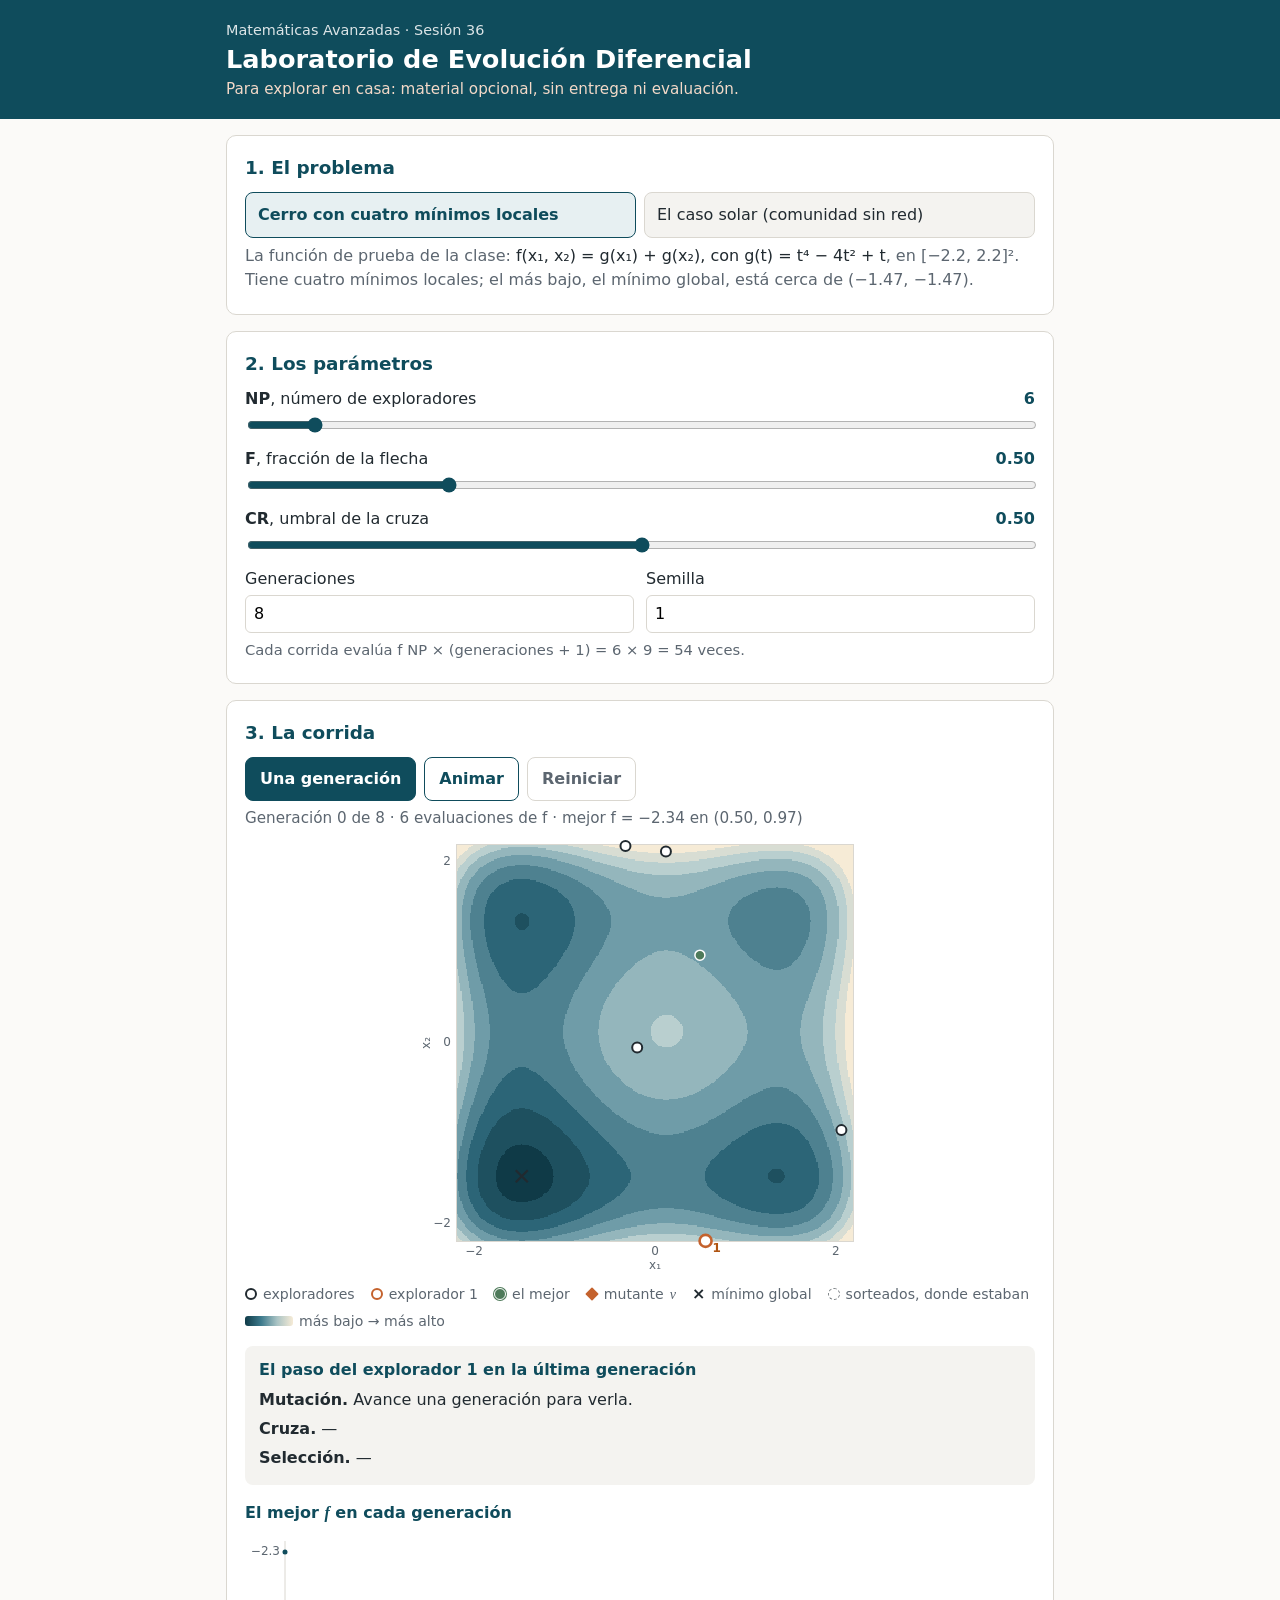
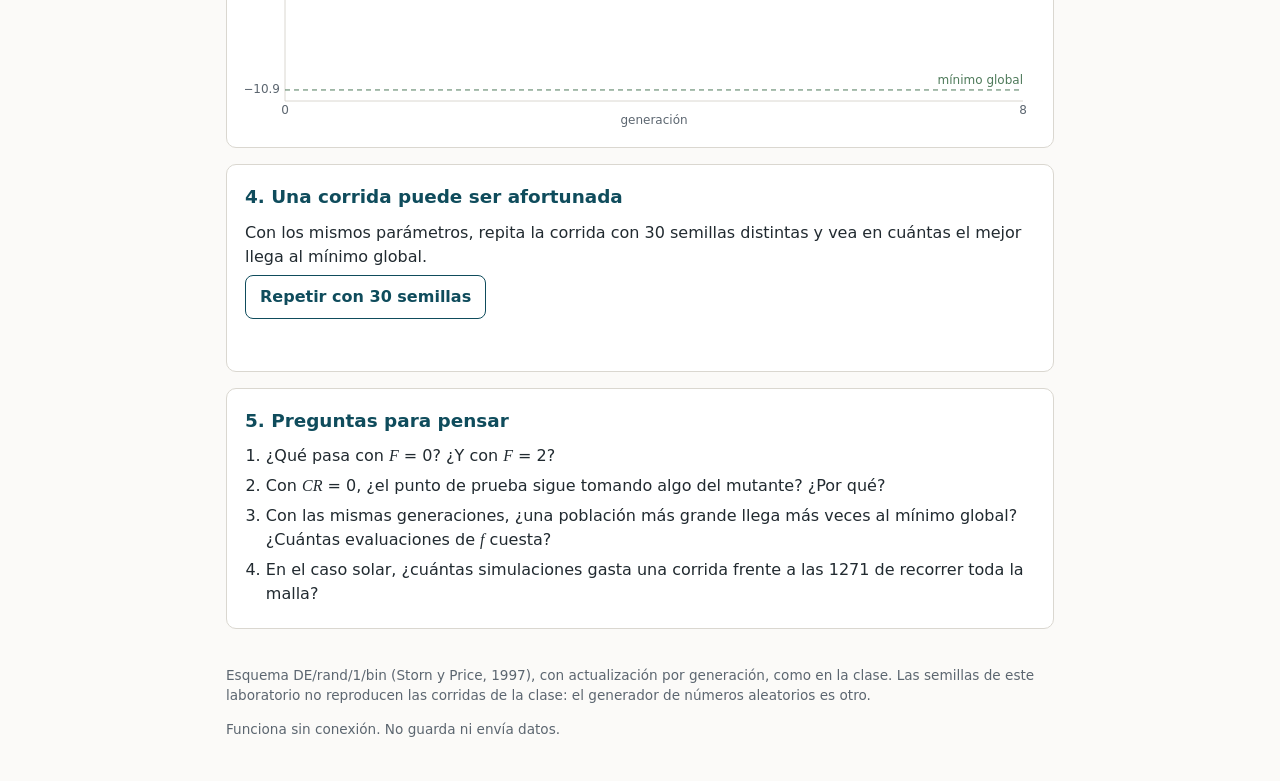
<file: index.html>
<!doctype html>
<html lang="es">
<head>
<meta charset="utf-8"><meta name="viewport" content="width=device-width,initial-scale=1">
<title>Laboratorio de Evolución Diferencial · Sesión 36</title>
<meta name="lab-version" content="3.1">
<meta name="description" content="Laboratorio sencillo, sin conexión, para ver cómo se mueve una población con Evolución Diferencial (DE/rand/1/bin).">
<style>:root {
  --tinta: #212A30; --petroleo: #0F4C5C; --petroleo-claro: #3D7A8C; --terracota: #C4622D; --terracota-texto: #B05512;
  --salvia: #4E7A5A; --gris: #5C6670; --humo: #F4F3F0; --linea: #DAD7D0; --fondo: #FBFAF8;
}
* { box-sizing: border-box; }
html { -webkit-text-size-adjust: 100%; }
body { margin: 0; background: var(--fondo); color: var(--tinta);
  font: 16px/1.5 "IBM Plex Sans", "Helvetica Neue", "Segoe UI", system-ui, sans-serif; }
.marco { max-width: 860px; margin: 0 auto; padding: 0 16px; }
.cabeza { background: var(--petroleo); color: #fff; padding: 20px 0 18px; }
.cabeza h1 { margin: 2px 0 4px; font-size: 1.6rem; line-height: 1.2; font-weight: 600; }
.curso { margin: 0; font-size: .9rem; opacity: .85; }
.aviso { margin: 0; font-size: .95rem; color: #F3D9C8; }
.aviso-js { background: #FBF1E8; padding: 12px; border-radius: 8px; }
.tarjeta { background: #fff; border: 1px solid var(--linea); border-radius: 10px; padding: 18px 18px 16px; margin: 16px 0; }
.tarjeta h2 { margin: 0 0 10px; font-size: 1.15rem; color: var(--petroleo); font-weight: 600; }
.tarjeta h3 { margin: 14px 0 6px; font-size: 1rem; color: var(--petroleo); font-weight: 600; }
.tarjeta p { margin: 6px 0; }
.selector { display: flex; gap: 8px; flex-wrap: wrap; }
.opcion { flex: 1 1 220px; padding: 10px 12px; border: 1.5px solid var(--linea); background: var(--humo); color: var(--tinta);
  border-radius: 8px; font: inherit; cursor: pointer; text-align: left; }
.opcion.activa { border-color: var(--petroleo); background: #E7F0F2; color: var(--petroleo); font-weight: 600; }
.descripcion { color: var(--gris); }
.vista3d { margin: 10px 0 0; }
.vista3d canvas { width: 100%; display: block; cursor: grab; touch-action: pan-y; }
.vista3d canvas:active { cursor: grabbing; }
.vista3d figcaption { color: var(--gris); font-size: .9rem; margin-top: 4px; }
.enlace { font: inherit; background: none; border: none; padding: 0; color: var(--petroleo); text-decoration: underline; cursor: pointer; }
.formula { color: var(--tinta); white-space: nowrap; }
.controles { display: grid; gap: 12px; }
.control { display: grid; gap: 4px; }
.control .etq { display: flex; justify-content: space-between; gap: 8px; }
.control output { font-weight: 600; color: var(--petroleo); font-variant-numeric: tabular-nums; }
.control input[type=range] { width: 100%; accent-color: var(--petroleo); }
.control input[type=number] { font: inherit; padding: 6px 8px; border: 1px solid var(--linea); border-radius: 6px; width: 100%; }
.dos { display: grid; grid-template-columns: 1fr 1fr; gap: 12px; }
.nota { color: var(--gris); font-size: .92rem; }
.botones { display: flex; gap: 8px; flex-wrap: wrap; }
.boton { font: inherit; padding: 9px 14px; border-radius: 8px; border: 1.5px solid var(--petroleo); background: #fff; color: var(--petroleo);
  cursor: pointer; font-weight: 600; }
.boton.principal { background: var(--petroleo); color: #fff; }
.boton.secundario { border-color: var(--linea); color: var(--gris); }
.boton:disabled { opacity: .45; cursor: default; }
.estado { color: var(--gris); font-size: .95rem; min-height: 1.5em; font-variant-numeric: tabular-nums; }
.mapa, .curva { width: 100%; }
.mapa canvas, .curva canvas { width: 100%; display: block; border-radius: 6px; }
.leyenda { list-style: none; padding: 0; margin: 8px 0 0; display: flex; flex-wrap: wrap; gap: 6px 16px; font-size: .88rem; color: var(--gris); }
.leyenda li { display: flex; align-items: center; gap: 6px; }
.leyenda i { display: inline-block; width: 12px; height: 12px; border-radius: 50%; }
.l-aro { background: #fff; border: 2px solid var(--tinta); }
.l-uno { background: #fff; border: 2.5px solid var(--terracota); }
.l-antes { background: transparent; border: 1.5px dashed rgba(33,42,48,.6); }
.l-mejor { background: var(--salvia); border: 1.5px solid #fff; box-shadow: 0 0 0 1px var(--salvia); }
.l-mut { background: var(--terracota); border-radius: 1px !important; transform: rotate(45deg) scale(.8); }
.l-cruz { color: var(--tinta); font-size: 1rem; line-height: 1; }
.l-escala { display: inline-block; width: 48px; height: 10px; border-radius: 3px; background: linear-gradient(90deg, #0F3A47, #3D7A8C, #A9C3C4, #F6EBD6); }
.paso { background: var(--humo); border-radius: 8px; padding: 10px 14px; margin-top: 14px; }
.paso h3 { margin-top: 2px; }
.paso p { margin: 5px 0; font-variant-numeric: tabular-nums; }
.sub { margin-top: 16px !important; }
.resultado { font-weight: 600; color: var(--petroleo); min-height: 1.5em; }
.barra { height: 12px; background: var(--humo); border-radius: 6px; overflow: hidden; border: 1px solid var(--linea); }
.barra div { height: 100%; background: var(--salvia); width: 0; }
.preguntas { margin: 0; padding-left: 1.3em; }
.preguntas li { margin: 6px 0; }
var { font-style: italic; font-family: "STIX Two Math", "Cambria Math", Georgia, serif; }
.pie { color: var(--gris); font-size: .85rem; padding: 6px 0 28px; }
@media (max-width: 520px) { .cabeza h1 { font-size: 1.35rem; } .tarjeta { padding: 14px; } .formula { white-space: normal; } }
</style>
</head>
<body>
<header class="cabeza">
  <div class="marco">
    <p class="curso">Matemáticas Avanzadas · Sesión 36</p>
    <h1>Laboratorio de Evolución Diferencial</h1>
    <p class="aviso">Para explorar en casa: material opcional, sin entrega ni evaluación.</p>
  </div>
</header>
<main class="marco">
<noscript><p class="aviso-js">Este laboratorio necesita JavaScript. Ábralo en un navegador que lo permita.</p></noscript>

<section class="tarjeta" aria-labelledby="t-problema">
  <h2 id="t-problema">1. El problema</h2>
  <div class="selector" role="radiogroup" aria-label="Problema">
    <button type="button" class="opcion activa" data-problema="terrain" role="radio" aria-checked="true">Cerro con cuatro mínimos locales</button>
    <button type="button" class="opcion" data-problema="solar" role="radio" aria-checked="false">El caso solar (comunidad sin red)</button>
  </div>
  <p class="descripcion" id="descripcion-terrain">La función de prueba de la clase: <span class="formula">f(x₁, x₂) = g(x₁) + g(x₂), con g(t) = t⁴ − 4t² + t</span>, en [−2.2, 2.2]². Tiene cuatro mínimos locales; el más bajo, el mínimo global, está cerca de (−1.47, −1.47).</p>
  <p class="descripcion" id="descripcion-solar" hidden>El costo anual de los 1271 diseños de la clase: paneles de 0 a 20 kW cada 0.5 kW y batería de 0 a 60 kWh cada 2 kWh. El más barato es 10 kW y 28 kWh, con 3285.6 USD/año. Es un modelo sencillo con datos sintéticos; cada evaluación de f equivale a una simulación del año.</p>
  <figure class="vista3d" id="vista3d" hidden>
    <canvas id="costo3d" role="img" aria-label="El costo anual de los 1271 diseños como superficie en tres dimensiones, con el mínimo global marcado"></canvas>
    <figcaption>El costo anual como superficie: cada cruce de la malla es un diseño y la altura es su costo. Arrastre la gráfica para girarla. <button type="button" id="vista-inicial" class="enlace">Vista inicial</button></figcaption>
  </figure>
</section>

<section class="tarjeta" aria-labelledby="t-parametros">
  <h2 id="t-parametros">2. Los parámetros</h2>
  <div class="controles">
    <label class="control"><span class="etq"><span><b>NP</b>, número de exploradores</span><output id="np-val">6</output></span><input id="np" type="range" min="4" max="30" step="1" value="6"></label>
    <label class="control"><span class="etq"><span><b>F</b>, fracción de la flecha</span><output id="f-val">0.50</output></span><input id="f" type="range" min="0" max="2" step="0.05" value="0.5"></label>
    <label class="control"><span class="etq"><span><b>CR</b>, umbral de la cruza</span><output id="cr-val">0.50</output></span><input id="cr" type="range" min="0" max="1" step="0.05" value="0.5"></label>
    <div class="dos">
      <label class="control chico"><span>Generaciones</span><input id="gen" type="number" min="1" max="60" value="8"></label>
      <label class="control chico"><span>Semilla</span><input id="semilla" type="number" min="0" max="9999" value="1"></label>
    </div>
  </div>
  <p class="nota" id="costo-corrida"></p>
</section>

<section class="tarjeta" aria-labelledby="t-corrida">
  <h2 id="t-corrida">3. La corrida</h2>
  <div class="botones">
    <button type="button" id="paso" class="boton principal">Una generación</button>
    <button type="button" id="animar" class="boton">Animar</button>
    <button type="button" id="reiniciar" class="boton secundario">Reiniciar</button>
  </div>
  <p class="estado" id="estado" aria-live="polite"></p>
  <div class="mapa"><canvas id="mapa" role="img" aria-label="Mapa de f con los exploradores"></canvas></div>
  <ul class="leyenda">
    <li><i class="l-aro"></i> exploradores</li>
    <li><i class="l-uno"></i> explorador 1</li>
    <li><i class="l-mejor"></i> el mejor</li>
    <li><i class="l-mut"></i> mutante <var>v</var></li>
    <li><b class="l-cruz">×</b> mínimo global</li>
    <li><i class="l-antes"></i> sorteados, donde estaban</li>
    <li><span class="l-escala"></span> más bajo → más alto</li>
  </ul>
  <div class="paso" id="paso-x1">
    <h3>El paso del explorador 1 en la última generación</h3>
    <p id="regla-mut"><b>Mutación.</b> Avance una generación para verla.</p>
    <p id="regla-cruza"><b>Cruza.</b> —</p>
    <p id="regla-sel"><b>Selección.</b> —</p>
  </div>
  <h3 class="sub">El mejor <var>f</var> en cada generación</h3>
  <div class="curva"><canvas id="curva" role="img" aria-label="Mejor valor de f por generación"></canvas></div>
</section>

<section class="tarjeta" aria-labelledby="t-treinta">
  <h2 id="t-treinta">4. Una corrida puede ser afortunada</h2>
  <p>Con los mismos parámetros, repita la corrida con 30 semillas distintas y vea en cuántas el mejor llega al mínimo global.</p>
  <button type="button" id="treinta" class="boton">Repetir con 30 semillas</button>
  <p class="resultado" id="resultado-30" aria-live="polite"></p>
  <div class="barra" id="barra-30" hidden><div id="barra-30-lleno"></div></div>
</section>

<section class="tarjeta" aria-labelledby="t-preguntas">
  <h2 id="t-preguntas">5. Preguntas para pensar</h2>
  <ol class="preguntas">
    <li>¿Qué pasa con <var>F</var> = 0? ¿Y con <var>F</var> = 2?</li>
    <li>Con <var>CR</var> = 0, ¿el punto de prueba sigue tomando algo del mutante? ¿Por qué?</li>
    <li>Con las mismas generaciones, ¿una población más grande llega más veces al mínimo global? ¿Cuántas evaluaciones de <var>f</var> cuesta?</li>
    <li>En el caso solar, ¿cuántas simulaciones gasta una corrida frente a las 1271 de recorrer toda la malla?</li>
  </ol>
</section>

<footer class="pie">
  <p>Esquema DE/rand/1/bin (Storn y Price, 1997), con actualización por generación, como en la clase. Las semillas de este laboratorio no reproducen las corridas de la clase: el generador de números aleatorios es otro.</p>
  <p>Funciona sin conexión. No guarda ni envía datos.</p>
</footer>
</main>
<script id="solar-data" type="application/json">{"P_kW":[0.0,0.5,1.0,1.5,2.0,2.5,3.0,3.5,4.0,4.5,5.0,5.5,6.0,6.5,7.0,7.5,8.0,8.5,9.0,9.5,10.0,10.5,11.0,11.5,12.0,12.5,13.0,13.5,14.0,14.5,15.0,15.5,16.0,16.5,17.0,17.5,18.0,18.5,19.0,19.5,20.0],"E_kWh":[0.0,2.0,4.0,6.0,8.0,10.0,12.0,14.0,16.0,18.0,20.0,22.0,24.0,26.0,28.0,30.0,32.0,34.0,36.0,38.0,40.0,42.0,44.0,46.0,48.0,50.0,52.0,54.0,56.0,58.0,60.0],"costo":[[21940.0,22147.5,22235.8,22324.1,22412.4,22500.6,22708.1,22796.4,22884.7,22973.0,23061.3,23268.8,23357.0,23445.3,23533.6,23621.9,23829.4,23917.6,24005.9,24094.2,24182.5,24390.0,24478.3,24566.5,24654.8,24743.1,24950.6,25038.9,25127.2,25215.4,25303.7],[20618.8,20826.3,20914.6,21002.8,21091.1,21179.4,21386.9,21475.2,21563.5,21651.7,21740.0,21947.5,22035.8,22124.1,22212.3,22300.6,22508.1,22596.4,22684.7,22773.0,22861.2,23068.7,23157.0,23245.3,23333.6,23421.8,23629.4,23717.6,23805.9,23894.2,23982.5],[19074.0,19281.5,19369.8,19458.1,19546.3,19634.6,19842.1,19930.4,20018.7,20106.9,20195.2,20402.7,20491.0,20579.3,20667.6,20755.8,20963.3,21051.6,21139.9,21228.2,21316.4,21523.9,21612.2,21700.5,21788.8,21877.1,22084.6,22172.8,22261.1,22349.4,22437.7],[17548.4,17738.6,17826.9,17915.1,18003.4,18091.7,18299.2,18387.5,18475.8,18564.0,18652.3,18859.8,18948.1,19036.4,19124.6,19212.9,19420.4,19508.7,19597.0,19685.3,19773.5,19981.0,20069.3,20157.6,20245.9,20334.1,20541.6,20629.9,20718.2,20806.5,20894.8],[16333.6,16248.2,16314.2,16402.5,16490.8,16579.1,16786.6,16874.9,16963.1,17051.4,17139.7,17347.2,17435.5,17523.7,17612.0,17700.3,17907.8,17996.1,18084.4,18172.6,18260.9,18468.4,18556.7,18645.0,18733.2,18821.5,19029.0,19117.3,19205.6,19293.9,19382.1],[15576.7,15113.7,14910.1,14935.9,15022.8,15111.1,15318.6,15406.9,15495.2,15583.4,15671.7,15879.2,15967.5,16055.8,16144.1,16232.3,16439.8,16528.1,16616.4,16704.7,16792.9,17000.4,17088.7,17177.0,17265.3,17353.6,17561.1,17649.3,17737.6,17825.9,17914.2],[15094.1,14416.3,13882.1,13623.3,13597.7,13669.9,13877.4,13965.7,14053.9,14142.2,14230.5,14438.0,14526.3,14614.5,14702.8,14791.1,14998.6,15086.9,15175.2,15263.4,15351.7,15559.2,15647.5,15735.8,15824.0,15912.3,16119.8,16208.1,16296.4,16384.7,16472.9],[14761.3,13978.0,13236.4,12696.2,12396.0,12304.2,12456.8,12539.0,12627.3,12715.6,12803.9,13011.4,13099.6,13187.9,13276.2,13364.5,13572.0,13660.3,13748.5,13836.8,13925.1,14132.6,14220.9,14309.1,14397.4,14485.7,14693.2,14781.5,14869.8,14958.0,15046.3],[14538.5,13698.0,12840.7,12117.3,11572.2,11225.8,11176.8,11157.1,11214.0,11299.7,11388.0,11595.5,11683.8,11772.0,11860.3,11948.6,12156.1,12244.4,12332.6,12420.9,12509.2,12716.7,12805.0,12893.3,12981.5,13069.8,13277.3,13365.6,13453.9,13542.1,13630.4],[14383.3,13507.7,12586.7,11753.1,11044.2,10485.3,10210.2,9974.7,9889.8,9908.3,9979.8,10186.2,10274.4,10362.7,10451.0,10539.3,10746.8,10835.1,10923.3,11011.6,11099.9,11307.4,11395.7,11484.0,11572.2,11660.5,11868.0,11956.3,12044.6,12132.8,12221.1],[14269.6,13377.6,12412.6,11515.2,10702.6,9997.7,9533.5,9095.8,8804.4,8656.8,8631.2,8792.2,8869.3,8957.5,9045.7,9134.0,9341.5,9429.8,9518.1,9606.4,9694.6,9902.1,9990.4,10078.7,10167.0,10255.2,10462.7,10551.0,10639.3,10727.6,10815.9],[14401.8,13506.4,12510.4,11566.1,10688.2,9888.6,9299.3,8695.1,8224.0,7888.2,7686.9,7727.2,7742.3,7797.8,7875.3,7960.5,8165.0,8250.3,8338.5,8426.8,8515.1,8722.6,8810.9,8899.2,8987.4,9075.7,9283.2,9371.5,9459.8,9548.0,9636.3],[14324.2,13426.7,12416.2,11439.5,10514.4,9648.9,8972.6,8260.2,7638.7,7142.1,6771.5,6648.2,6541.3,6515.6,6536.7,6592.1,6784.0,6865.9,6949.2,7034.5,7119.7,7324.2,7409.4,7497.4,7585.7,7674.0,7881.5,7969.7,8058.0,8146.3,8234.6],[14252.1,13353.2,12340.2,11338.8,10379.1,9469.5,8730.7,7937.9,7222.7,6586.3,6075.8,5826.4,5605.2,5493.0,5448.8,5444.7,5590.5,5633.9,5684.0,5747.3,5815.2,6004.5,6074.5,6146.7,6222.8,6301.0,6501.5,6583.7,6668.4,6753.6,6838.9],[14185.5,13286.4,12271.1,11260.4,10275.4,9328.7,8548.7,7696.0,6905.4,6188.4,5549.0,5202.5,4917.0,4760.6,4671.3,4618.9,4716.7,4713.4,4723.8,4751.2,4782.9,4940.6,4984.5,5042.7,5107.0,5176.4,5365.7,5435.7,5505.8,5575.8,5648.3],[14125.6,13226.5,12208.9,11196.2,10192.0,9221.5,8403.1,7513.0,6665.0,5877.7,5173.2,4732.4,4405.1,4239.7,4137.5,4068.8,4151.2,4136.4,4132.0,4135.2,4148.6,4294.8,4331.0,4371.4,4418.6,4470.0,4644.7,4704.3,4768.0,4832.7,4900.6],[14072.0,13173.0,12154.7,11140.0,10129.1,9135.2,8292.1,7363.9,6482.3,5639.2,4872.9,4391.6,4025.9,3861.4,3778.7,3719.9,3804.2,3788.3,3786.5,3799.6,3830.8,4001.4,4054.7,4112.9,4174.9,4237.0,4420.3,4487.5,4560.4,4640.7,4721.0],[14027.8,13128.7,12110.5,11093.3,10080.9,9073.9,8209.8,7253.3,6334.7,5460.6,4643.9,4120.6,3760.8,3611.6,3548.8,3514.4,3615.5,3612.8,3621.5,3659.9,3714.2,3893.1,3955.2,4020.0,4090.3,4164.2,4365.2,4448.5,4532.6,4621.3,4710.7],[13992.7,13093.5,12075.2,11056.9,10043.0,9031.7,8149.4,7175.8,6226.3,5316.9,4473.8,3921.9,3574.9,3450.8,3408.3,3391.2,3509.3,3516.9,3551.7,3613.2,3681.4,3874.9,3952.2,4031.1,4111.7,4197.6,4404.0,4493.4,4582.8,4672.2,4761.6],[13965.9,13066.3,12048.0,11029.7,10013.1,9000.9,8110.6,7116.9,6151.3,5209.8,4338.0,3778.1,3447.1,3349.9,3331.3,3324.7,3452.2,3495.6,3560.7,3634.9,3709.1,3907.9,3988.2,4070.5,4156.8,4246.2,4454.9,4544.3,4633.7,4723.1,4812.6],[13949.1,13049.1,12030.8,11012.6,9994.5,8980.9,8088.4,7083.5,6097.7,5138.2,4236.6,3674.4,3361.5,3289.8,3285.6,3296.2,3454.1,3518.2,3592.4,3667.4,3745.9,3946.5,4032.9,4119.3,4207.8,4297.2,4505.8,4595.2,4684.6,4774.1,4863.5],[14165.9,13265.4,12247.1,11228.9,10210.6,9194.2,8301.2,7290.8,6291.2,5315.5,4393.6,3825.2,3534.1,3480.2,3489.4,3523.3,3701.6,3775.8,3850.1,3928.8,4014.4,4220.0,4306.4,4392.8,4482.2,4571.6,4780.3,4869.7,4959.1,5048.5,5138.0],[14167.7,13266.7,12248.4,11230.1,10211.9,9194.0,8299.4,7287.3,6279.7,5287.5,4354.8,3782.6,3500.3,3462.0,3491.3,3543.4,3736.5,3813.2,3892.8,3978.0,4064.4,4270.0,4356.4,4443.7,4533.1,4622.6,4831.2,4920.6,5010.0,5099.5,5188.9],[14177.4,13275.8,12257.6,11239.3,10221.0,9202.7,8305.5,7293.2,6282.6,5281.1,4330.6,3761.5,3485.6,3463.2,3508.6,3581.2,3777.6,3857.6,3941.6,4028.0,4114.4,4320.0,4406.4,4494.7,4584.1,4673.5,4882.1,4971.6,5061.0,5150.4,5239.8],[14193.0,13290.9,12272.6,11254.3,10236.1,9217.8,8319.1,7305.1,6293.1,5285.5,4325.6,3750.7,3482.8,3479.7,3545.8,3624.2,3823.7,3905.7,3991.6,4078.0,4164.4,4370.0,4456.4,4545.6,4635.0,4724.4,4933.1,5022.5,5111.9,5201.3,5290.7],[14214.0,13311.9,12292.9,11274.6,10256.3,9238.0,8339.0,7322.6,6310.3,5300.9,4333.9,3756.4,3498.9,3514.1,3590.4,3670.7,3870.5,3955.3,4041.6,4128.0,4214.4,4420.0,4507.1,4596.5,4685.9,4775.3,4984.0,5073.4,5162.8,5252.2,5341.7],[14240.1,13338.0,12318.3,11300.0,10281.7,9263.4,8364.4,7346.5,6332.5,5322.2,4352.8,3776.4,3527.5,3559.7,3636.9,3717.2,3918.9,4005.3,4091.7,4178.0,4264.4,4470.0,4558.0,4647.4,4736.9,4826.3,5034.9,5124.3,5213.7,5303.2,5392.6],[14270.6,13368.5,12348.1,11329.8,10311.5,9293.2,8394.2,7375.9,6359.7,5348.9,4379.1,3806.5,3569.1,3605.9,3683.5,3764.3,3968.9,4055.3,4141.7,4228.1,4314.4,4520.0,4608.9,4698.4,4787.8,4877.2,5085.8,5175.3,5264.7,5354.1,5443.5],[14304.6,13402.5,12381.4,11363.1,10344.8,9326.5,8427.5,7409.2,6391.4,5379.0,4409.7,3841.9,3612.0,3652.1,3730.2,3813.3,4018.9,4105.3,4191.7,4278.1,4364.5,4570.5,4659.9,4749.3,4838.7,4928.1,5136.8,5226.2,5315.6,5405.0,5494.4],[14340.8,13438.7,12417.4,11398.5,10380.3,9362.0,8462.9,7444.6,6426.5,5412.0,4443.0,3879.4,3655.8,3698.4,3777.6,3863.4,4069.0,4155.3,4241.7,4328.1,4414.5,4621.4,4710.8,4800.2,4889.6,4979.1,5187.7,5277.1,5366.5,5455.9,5545.4],[14378.7,13476.6,12455.2,11435.7,10417.4,9399.2,8500.1,7481.8,6463.7,5447.7,4478.0,3918.3,3699.9,3744.7,3827.0,3913.4,4119.0,4205.3,4291.7,4378.1,4464.5,4672.3,4761.7,4851.1,4940.6,5030.0,5238.6,5328.0,5417.5,5506.9,5596.3],[14642.3,13740.2,12718.9,11698.6,10680.4,9662.1,8763.0,7744.7,6726.6,5710.2,4739.5,4181.8,3967.9,4015.6,4100.6,4186.9,4392.5,4478.9,4565.3,4651.7,4738.1,4946.8,5036.2,5125.6,5215.0,5304.4,5513.1,5602.5,5691.9,5781.3,5870.8],[14683.6,13781.5,12760.1,11739.2,10720.9,9702.6,8803.6,7785.3,6767.2,5750.8,4779.2,4222.4,4012.5,4065.1,4150.6,4236.9,4442.5,4528.9,4615.3,4701.7,4789.1,4997.7,5087.1,5176.5,5266.0,5355.4,5564.0,5653.4,5742.8,5832.3,5921.7],[14726.7,13824.6,12803.3,11782.0,10763.4,9745.1,8846.0,7827.7,6809.6,5793.2,4821.7,4265.2,4059.2,4114.9,4200.6,4287.0,4492.6,4578.9,4665.3,4751.7,4840.0,5048.6,5138.0,5227.5,5316.9,5406.3,5614.9,5704.4,5793.8,5883.2,5972.6],[14771.0,13868.9,12847.6,11826.2,10806.9,9788.6,8889.6,7871.3,6853.2,5836.7,4865.4,4309.7,4107.9,4164.8,4250.6,4337.0,4542.6,4629.0,4715.3,4801.7,4890.9,5099.6,5189.0,5278.4,5367.8,5457.2,5665.9,5755.3,5844.7,5934.1,6023.5],[14816.3,13914.2,12892.8,11871.5,10851.5,9833.2,8934.1,7915.8,6897.7,5881.3,4910.2,4356.3,4157.1,4214.7,4300.6,4387.0,4592.6,4679.0,4765.4,4852.4,4941.8,5150.5,5239.9,5329.3,5418.7,5508.2,5716.8,5806.2,5895.6,5985.0,6074.5],[14862.1,13960.0,12938.7,11917.4,10896.6,9878.3,8979.3,7961.0,6942.9,5926.5,4955.6,4403.1,4206.4,4264.6,4350.6,4437.0,4642.6,4729.0,4815.4,4903.3,4992.8,5201.4,5290.8,5380.2,5469.7,5559.1,5767.7,5857.1,5946.6,6036.0,6125.4],[14908.7,14006.6,12985.3,11963.9,10942.6,9924.2,9025.1,8006.8,6988.7,5972.3,5001.6,4450.5,4255.6,4314.6,4400.6,4487.0,4692.6,4779.0,4865.4,4954.3,5043.7,5252.3,5341.8,5431.2,5520.6,5610.0,5818.6,5908.1,5997.5,6086.9,6176.3],[14956.0,14053.9,13032.6,12011.3,10990.0,9970.8,9071.7,8053.4,7035.3,6018.9,5048.3,4498.4,4304.9,4364.5,4450.7,4537.0,4742.6,4829.0,4915.8,5005.2,5094.6,5303.3,5392.7,5482.1,5571.5,5660.9,5869.6,5959.0,6048.4,6137.8,6227.2],[15004.0,14101.9,13080.6,12059.3,11037.9,10017.9,9118.8,8100.6,7082.4,6066.0,5095.6,4546.6,4354.3,4414.4,4500.7,4587.1,4792.7,4879.1,4966.7,5056.1,5145.5,5354.2,5443.6,5533.0,5622.4,5711.9,5920.5,6009.9,6099.3,6188.7,6278.2],[15052.4,14150.3,13129.0,12107.7,11086.4,10065.5,9166.4,8148.2,7130.0,6113.6,5143.3,4595.2,4403.8,4464.4,4550.7,4637.1,4842.7,4929.1,5017.6,5107.1,5196.5,5405.1,5494.5,5583.9,5673.4,5762.8,5971.4,6060.8,6150.3,6239.7,6329.1]],"no_servido_kWh":[[10970.0,10969.4,10968.9,10968.3,10967.7,10967.2,10966.6,10966.0,10965.5,10964.9,10964.3,10963.7,10963.2,10962.6,10962.0,10961.5,10960.9,10960.3,10959.8,10959.2,10958.6,10958.0,10957.5,10956.9,10956.3,10955.8,10955.2,10954.6,10954.1,10953.5,10952.9],[10172.2,10171.6,10171.0,10170.4,10169.9,10169.3,10168.7,10168.2,10167.6,10167.0,10166.5,10165.9,10165.3,10164.7,10164.2,10163.6,10163.0,10162.5,10161.9,10161.3,10160.8,10160.2,10159.6,10159.0,10158.5,10157.9,10157.3,10156.8,10156.2,10155.6,10155.1],[9374.3,9373.7,9373.2,9372.6,9372.0,9371.5,9370.9,9370.3,9369.7,9369.2,9368.6,9368.0,9367.5,9366.9,9366.3,9365.8,9365.2,9364.6,9364.0,9363.5,9362.9,9362.3,9361.8,9361.2,9360.6,9360.1,9359.5,9358.9,9358.3,9357.8,9357.2],[8586.1,8576.8,8576.2,8575.7,8575.1,8574.5,8574.0,8573.4,8572.8,8572.3,8571.7,8571.1,8570.5,8570.0,8569.4,8568.8,8568.3,8567.7,8567.1,8566.6,8566.0,8565.4,8564.8,8564.3,8563.7,8563.1,8562.6,8562.0,8561.4,8560.9,8560.3],[7953.2,7806.2,7794.5,7793.9,7793.3,7792.8,7792.2,7791.6,7791.0,7790.5,7789.9,7789.3,7788.8,7788.2,7787.6,7787.1,7786.5,7785.9,7785.3,7784.8,7784.2,7783.6,7783.1,7782.5,7781.9,7781.4,7780.8,7780.2,7779.6,7779.1,7778.5],[7549.3,7213.4,7066.9,7035.1,7033.9,7033.3,7032.7,7032.2,7031.6,7031.0,7030.5,7029.9,7029.3,7028.7,7028.2,7027.6,7027.0,7026.5,7025.9,7025.3,7024.8,7024.2,7023.6,7023.0,7022.5,7021.9,7021.3,7020.8,7020.2,7019.6,7019.1],[7282.5,6839.3,6527.5,6353.4,6295.8,6287.2,6286.7,6286.1,6285.5,6285.0,6284.4,6283.8,6283.2,6282.7,6282.1,6281.5,6281.0,6280.4,6279.8,6279.3,6278.7,6278.1,6277.5,6277.0,6276.4,6275.8,6275.3,6274.7,6274.1,6273.6,6273.0],[7090.6,6594.7,6179.1,5864.4,5669.5,5578.9,5550.9,5547.3,5546.7,5546.2,5545.6,5545.0,5544.5,5543.9,5543.3,5542.8,5542.2,5541.6,5541.0,5540.5,5539.9,5539.3,5538.8,5538.2,5537.6,5537.1,5536.5,5535.9,5535.3,5534.8,5534.2],[6953.8,6429.2,5955.8,5549.4,5232.2,5014.2,4885.5,4830.9,4814.6,4812.8,4812.2,4811.6,4811.1,4810.5,4809.9,4809.3,4808.8,4808.2,4807.6,4807.1,4806.5,4805.9,4805.4,4804.8,4804.2,4803.6,4803.1,4802.5,4801.9,4801.4,4800.8],[6850.7,6308.6,5803.4,5341.9,4942.7,4618.5,4376.7,4214.2,4127.1,4091.6,4082.7,4081.5,4080.9,4080.4,4079.8,4079.2,4078.7,4078.1,4077.5,4077.0,4076.4,4075.8,4075.2,4074.7,4074.1,4073.5,4073.0,4072.4,4071.8,4071.3,4070.7],[6768.4,6218.1,5690.9,5197.4,4746.5,4349.3,4012.9,3749.3,3558.9,3440.4,3382.9,3359.1,3352.9,3352.3,3351.7,3351.1,3350.6,3350.0,3349.4,3348.9,3348.3,3347.7,3347.1,3346.6,3346.0,3345.4,3344.9,3344.3,3343.7,3343.2,3342.6],[6697.3,6145.2,5602.5,5085.7,4602.0,4157.5,3758.5,3411.7,3131.5,2918.9,2773.5,2689.3,2652.2,2635.2,2629.3,2627.2,2625.1,2623.0,2622.4,2621.9,2621.3,2620.7,2620.1,2619.6,2619.0,2618.4,2617.9,2617.3,2616.7,2616.2,2615.6],[6633.0,6079.9,5530.0,4996.9,4489.7,4012.2,3569.7,3168.8,2813.4,2520.4,2290.3,2124.4,2026.2,1968.7,1934.5,1917.5,1909.1,1905.3,1902.3,1900.2,1898.1,1896.0,1893.9,1893.2,1892.7,1892.1,1891.5,1891.0,1890.4,1889.8,1889.3],[6571.5,6017.7,5466.5,4921.1,4396.6,3897.1,3423.3,2982.2,2579.9,2217.0,1917.0,1688.0,1532.7,1431.9,1365.1,1318.3,1286.9,1263.9,1244.2,1231.2,1220.4,1210.7,1201.0,1192.4,1185.8,1180.1,1176.1,1172.5,1170.1,1168.0,1165.9],[6512.7,5958.9,5406.5,4856.4,4319.2,3801.1,3306.9,2835.8,2395.8,1992.6,1628.2,1350.6,1163.1,1040.2,950.9,880.0,824.5,778.2,738.7,707.7,678.8,653.3,630.5,614.9,602.4,592.4,582.7,573.0,563.3,553.6,545.2],[6457.3,5903.4,5349.9,4798.9,4252.1,3722.1,3208.6,2718.8,2250.1,1811.7,1414.8,1090.1,881.7,754.3,658.5,579.4,516.3,464.2,417.3,374.2,336.2,304.9,278.4,253.8,232.7,213.7,196.7,181.8,169.0,156.6,145.9],[6405.1,5851.2,5297.4,4745.3,4195.2,3653.5,3127.6,2618.8,2133.3,1667.0,1239.2,894.2,666.7,539.7,453.6,379.5,317.3,264.7,219.1,180.9,151.8,132.8,114.7,99.1,85.4,71.8,59.1,48.0,39.7,35.2,30.6],[6357.5,5803.6,5249.8,4696.5,4145.6,3597.4,3061.0,2538.0,2034.0,1552.3,1099.2,733.3,508.6,389.3,313.2,251.3,197.5,151.5,111.1,85.6,68.1,53.2,39.5,27.2,17.7,9.9,6.1,3.0,0.4,0.0,0.0],[6314.5,5760.6,5206.7,4652.9,4101.2,3550.8,3005.4,2473.8,1954.4,1455.0,988.7,608.5,390.2,283.5,217.5,164.2,119.0,78.1,50.8,36.8,26.2,18.6,12.5,7.3,2.9,1.2,0.0,0.0,0.0,0.0,0.0],[6275.6,5721.5,5167.6,4613.8,4060.8,3510.0,2960.5,2418.9,1891.4,1375.9,895.4,511.1,300.9,207.6,153.6,105.5,65.0,42.0,29.8,22.2,14.6,9.7,5.1,1.5,0.0,0.0,0.0,0.0,0.0,0.0,0.0],[6241.7,5687.4,5133.6,4579.7,4026.0,3474.5,2923.9,2376.7,1839.2,1314.7,819.2,433.8,232.6,152.1,105.2,65.8,40.5,27.8,20.2,13.0,7.5,3.5,2.0,0.5,0.0,0.0,0.0,0.0,0.0,0.0,0.0],[6212.9,5658.3,5104.5,4550.6,3996.8,3443.9,2893.1,2343.2,1798.7,1266.1,760.5,371.9,181.7,110.0,69.9,42.1,27.0,19.4,11.8,6.4,4.5,3.0,1.5,0.0,0.0,0.0,0.0,0.0,0.0,0.0,0.0],[6188.4,5633.5,5079.7,4525.8,3972.0,3418.3,2866.7,2315.9,1767.5,1226.6,715.6,325.2,139.3,75.5,45.4,26.7,19.0,12.6,7.7,5.6,4.1,2.6,1.0,0.0,0.0,0.0,0.0,0.0,0.0,0.0,0.0],[6167.7,5612.6,5058.8,4504.9,3951.1,3397.2,2844.3,2293.4,1743.4,1198.0,678.0,289.2,106.5,50.6,28.6,20.1,14.1,9.3,6.6,5.1,3.6,2.1,0.6,0.0,0.0,0.0,0.0,0.0,0.0,0.0,0.0],[6150.1,5594.7,5040.9,4487.0,3933.2,3379.3,2825.6,2274.0,1723.2,1174.7,650.1,258.3,79.6,33.4,21.7,16.2,11.6,7.9,6.2,4.7,3.1,1.6,0.1,0.0,0.0,0.0,0.0,0.0,0.0,0.0,0.0],[6135.1,5579.7,5025.5,4471.7,3917.8,3364.0,2810.1,2257.2,1706.3,1157.0,628.8,235.7,62.2,25.1,18.5,14.0,9.6,7.2,5.7,4.2,2.7,1.2,0.0,0.0,0.0,0.0,0.0,0.0,0.0,0.0,0.0],[6122.7,5567.3,5012.8,4458.9,3905.1,3351.2,2797.4,2243.7,1692.0,1142.1,612.8,220.2,51.1,22.4,16.3,11.8,8.3,6.8,5.3,3.8,2.2,0.7,0.0,0.0,0.0,0.0,0.0,0.0,0.0,0.0,0.0],[6112.5,5557.1,5002.2,4448.3,3894.5,3340.6,2786.8,2232.9,1680.1,1130.0,600.4,209.8,46.4,20.1,14.2,9.9,7.9,6.3,4.8,3.3,1.8,0.3,0.0,0.0,0.0,0.0,0.0,0.0,0.0,0.0,0.0],[6104.0,5548.6,4993.4,4439.5,3885.7,3331.8,2778.0,2224.1,1670.5,1119.6,590.3,202.0,42.4,17.7,12.0,8.9,7.4,5.9,4.4,2.8,1.3,0.0,0.0,0.0,0.0,0.0,0.0,0.0,0.0,0.0,0.0],[6096.6,5541.3,4985.9,4431.8,3877.9,3324.1,2770.2,2216.4,1662.6,1110.7,581.4,195.3,38.8,15.4,10.3,8.5,6.9,5.4,3.9,2.4,0.9,0.0,0.0,0.0,0.0,0.0,0.0,0.0,0.0,0.0,0.0],[6090.1,5534.8,4979.4,4424.9,3871.1,3317.2,2763.4,2209.5,1655.7,1103.0,573.5,189.3,35.4,13.1,9.5,8.0,6.5,5.0,3.4,1.9,0.4,0.0,0.0,0.0,0.0,0.0,0.0,0.0,0.0,0.0,0.0],[6084.7,5529.3,4974.0,4419.1,3865.3,3311.4,2757.6,2203.7,1650.0,1097.1,567.0,183.8,32.2,11.3,9.1,7.6,6.0,4.5,3.0,1.5,0.0,0.0,0.0,0.0,0.0,0.0,0.0,0.0,0.0,0.0,0.0],[6079.9,5524.5,4969.1,4414.0,3860.1,3306.3,2752.4,2198.6,1644.8,1091.9,561.4,178.7,29.0,10.6,8.6,7.1,5.6,4.1,2.5,1.0,0.0,0.0,0.0,0.0,0.0,0.0,0.0,0.0,0.0,0.0,0.0],[6076.0,5520.6,4965.3,4409.9,3855.9,3302.0,2748.2,2194.3,1640.6,1087.6,557.1,174.6,26.9,10.0,8.2,6.6,5.1,3.6,2.1,0.6,0.0,0.0,0.0,0.0,0.0,0.0,0.0,0.0,0.0,0.0,0.0],[6072.7,5517.3,4961.9,4406.5,3852.2,3298.3,2744.5,2190.6,1636.9,1083.9,553.5,171.4,25.8,9.5,7.7,6.2,4.7,3.1,1.6,0.1,0.0,0.0,0.0,0.0,0.0,0.0,0.0,0.0,0.0,0.0,0.0],[6069.8,5514.5,4959.1,4403.7,3849.0,3295.1,2741.3,2187.4,1633.7,1080.8,550.5,169.2,24.9,9.0,7.3,5.7,4.2,2.7,1.2,0.0,0.0,0.0,0.0,0.0,0.0,0.0,0.0,0.0,0.0,0.0,0.0],[6067.3,5511.9,4956.6,4401.2,3846.1,3292.3,2738.4,2184.6,1630.8,1077.9,547.7,167.2,24.1,8.5,6.8,5.3,3.8,2.2,0.7,0.0,0.0,0.0,0.0,0.0,0.0,0.0,0.0,0.0,0.0,0.0,0.0],[6065.1,5509.8,4954.4,4399.0,3843.6,3289.7,2735.9,2182.0,1628.3,1075.3,545.2,165.4,23.2,8.0,6.3,4.8,3.3,1.8,0.3,0.0,0.0,0.0,0.0,0.0,0.0,0.0,0.0,0.0,0.0,0.0,0.0],[6063.3,5508.0,4952.6,4397.2,3841.9,3287.5,2733.7,2179.8,1626.1,1073.2,543.1,163.9,22.4,7.5,5.9,4.4,2.9,1.3,0.0,0.0,0.0,0.0,0.0,0.0,0.0,0.0,0.0,0.0,0.0,0.0,0.0],[6061.9,5506.5,4951.1,4395.8,3840.4,3285.6,2731.8,2177.9,1624.2,1071.3,541.3,162.5,21.7,7.0,5.4,3.9,2.4,0.9,0.0,0.0,0.0,0.0,0.0,0.0,0.0,0.0,0.0,0.0,0.0,0.0,0.0],[6060.6,5505.2,4949.9,4394.5,3839.1,3284.0,2730.1,2176.3,1622.5,1069.6,539.7,161.3,20.9,6.5,5.0,3.5,2.0,0.4,0.0,0.0,0.0,0.0,0.0,0.0,0.0,0.0,0.0,0.0,0.0,0.0,0.0]],"optimo_malla":{"P_kW":10.0,"E_kWh":28.0,"costo":3285.55,"no_servido_kWh":105.2,"fraccion_no_servida":0.0096},"evaluaciones_malla":1271}</script>
<script>/* Laboratorio de evolución diferencial, sesión 36.
 * API sin dependencias: window.DELabEngine en navegador, module.exports en Node.
 * DE/rand/1/bin generacional. Coordenadas internas normalizadas en [0,1].
 * No se mezclan individuos recién aceptados con los donantes de su generación.
 * Toda llamada de evaluación cuenta, aunque corresponda a una celda ya visitada.
 */
(function (root, factory) {
  "use strict";
  if (typeof module === "object" && module.exports) module.exports = factory();
  else root.DELabEngine = factory();
})(typeof globalThis !== "undefined" ? globalThis : this, function () {
  "use strict";

  const clamp01 = (x) => Math.min(1, Math.max(0, x));
  const finite = (x) => typeof x === "number" && Number.isFinite(x);
  function assert(condition, message) {
    if (!condition) throw new Error(message);
  }
  function integer(value, min, name) {
    assert(Number.isSafeInteger(value) && value >= min, `${name} debe ser un entero ≥ ${min}.`);
    return value;
  }
  function point(u, dimension) {
    assert(Array.isArray(u) && u.length === dimension && u.every(finite),
      `Se requieren ${dimension} coordenadas numéricas finitas.`);
    return u.map(clamp01);
  }

  // Mulberry32: mismo uint32 inicial => exactamente la misma secuencia.
  function mulberry32(seed) {
    let a = seed >>> 0;
    return function () {
      a = (a + 0x6D2B79F5) >>> 0;
      let t = a;
      t = Math.imul(t ^ (t >>> 15), t | 1);
      t ^= t + Math.imul(t ^ (t >>> 7), t | 61);
      return ((t ^ (t >>> 14)) >>> 0) / 4294967296;
    };
  }

  function createSolarProblem(data) {
    assert(data && Array.isArray(data.P_kW) && Array.isArray(data.E_kWh) && Array.isArray(data.costo),
      "La malla solar requiere P_kW, E_kWh y costo.");
    const xs = data.P_kW.slice(), ys = data.E_kWh.slice();
    assert(xs.length >= 2 && ys.length >= 2 && xs.every(finite) && ys.every(finite),
      "Los ejes de la malla deben contener al menos dos valores finitos.");
    for (const axis of [xs, ys]) {
      const step = axis[1] - axis[0];
      assert(step > 0 && axis.every((v, i) => Math.abs(v - (axis[0] + i * step)) < 1e-9),
        "La malla solar debe tener ejes regulares y crecientes.");
    }
    assert(data.costo.length === xs.length && data.costo.every(
      (row) => Array.isArray(row) && row.length === ys.length && row.every(finite)),
    "Las dimensiones de costo no coinciden con los ejes de la malla.");
    const costs = data.costo.map((row) => row.slice());
    let unserved = null;
    if (data.no_servido_kWh !== undefined) {
      assert(Array.isArray(data.no_servido_kWh) && data.no_servido_kWh.length === xs.length &&
        Array.from(data.no_servido_kWh).every((row) => Array.isArray(row) &&
          row.length === ys.length && Array.from(row).every(finite)),
      "no_servido_kWh debe ser una matriz de valores finitos con las mismas dimensiones que costo.");
      unserved = data.no_servido_kWh.map((row) => row.slice());
    }
    let min = Infinity, max = -Infinity, bestIJ = [0, 0];
    costs.forEach((row, i) => row.forEach((value, j) => {
      if (value < min) { min = value; bestIJ = [i, j]; }
      max = Math.max(max, value);
    }));
    function nearestEven(value) {
      const lower = Math.floor(value);
      // Como np.rint: solo los empates exactos se llevan al índice par.
      return value - lower === 0.5 ? lower + (lower % 2) : Math.round(value);
    }
    function indices(u) {
      const v = point(u, 2);
      return [nearestEven(v[0] * (xs.length - 1)), nearestEven(v[1] * (ys.length - 1))];
    }
    function decode(u) {
      const [i, j] = indices(u);
      return {
        x: xs[i], y: ys[j], coords: [xs[i], ys[j]], indices: [i, j],
        P_kW: xs[i], E_kWh: ys[j], cost: costs[i][j],
        unserved: unserved ? unserved[i][j] : null,
        no_servido_kWh: unserved ? unserved[i][j] : null
      };
    }
    const optimumPoint = [bestIJ[0] / (xs.length - 1), bestIJ[1] / (ys.length - 1)];
    return {
      id: "solar", name: "El caso solar (comunidad sin red)", dimension: 2,
      bounds: [[xs[0], xs[xs.length - 1]], [ys[0], ys[ys.length - 1]]],
      labels: ["Potencia solar P (kW)", "Capacidad de batería E (kWh)"],
      xValues: xs, yValues: ys, costs, gridSize: [xs.length, ys.length],
      totalDesigns: xs.length * ys.length, costRange: [min, max],
      successTolerance: 1e-8,
      sourceNote: data._nota || "Modelo simplificado, datos sintéticos.",
      // La referencia es el mínimo de LA MATRIZ utilizada al evaluar.
      // optimo_malla.costo puede tener otra precisión; no se usa como referencia.
      optimum: { value: min, cost: min, point: optimumPoint, decoded: decode(optimumPoint) },
      evaluate(u) { const [i, j] = indices(u); return costs[i][j]; },
      decode,
      project(u) { const [i, j] = indices(u); return [i / (xs.length - 1), j / (ys.length - 1)]; },
      key(u) { return indices(u).join(","); }
    };
  }

  function createTerrainProblem() {
    const lo = -2.2, hi = 2.2, width = hi - lo;
    const g = (x) => x ** 4 - 4 * x ** 2 + x;
    const derivative = (x) => 4 * x ** 3 - 8 * x + 1;
    const turning = Math.sqrt(2 / 3);
    const intervals = [[lo, -turning], [-turning, turning], [turning, hi]];
    const critical = intervals.map(([start, end]) => {
      let a = start, b = end, fa = derivative(a);
      for (let k = 0; k < 80; k++) {
        const mid = (a + b) / 2, fm = derivative(mid);
        if (fa * fm <= 0) b = mid;
        else { a = mid; fa = fm; }
      }
      return (a + b) / 2;
    });
    const candidates = [lo, hi, ...critical];
    const minimizer = candidates.reduce((a, b) => g(a) <= g(b) ? a : b);
    const maximum = Math.max(...candidates.map(g)) * 2;
    function decode(u) {
      const v = point(u, 2), x = lo + width * v[0], y = lo + width * v[1];
      return { x, y, coords: [x, y], cost: g(x) + g(y) };
    }
    const optimumPoint = [(minimizer - lo) / width, (minimizer - lo) / width];
    const minimum = 2 * g(minimizer);
    return {
      id: "terrain", name: "Cerro con cuatro mínimos locales", dimension: 2,
      bounds: [[lo, hi], [lo, hi]], labels: ["x₁", "x₂"],
      formula: "f(x₁,x₂) = (x₁⁴ − 4x₁² + x₁) + (x₂⁴ − 4x₂² + x₂)",
      costRange: [minimum, maximum], totalDesigns: null,
      successTolerance: 0.01,
      optimum: { value: minimum, cost: minimum, point: optimumPoint, decoded: decode(optimumPoint) },
      evaluate(u) { return decode(u).cost; }, decode,
      project(u) { return point(u, 2); },
      // Sin discretización artificial: posiciones idénticas son repetidas.
      key(u) { return point(u, 2).join(","); }
    };
  }

  function createBenchmarkProblem(id) {
    const definitions = {
      sphere: {
        name: "Esfera", bounds: [[-5, 5], [-5, 5]], minimum: [0, 0], maximumBound: 50,
        description: "Un mínimo global y una superficie suave, sin mínimos locales adicionales.",
        formula: "f(x₁,x₂) = x₁² + x₂²",
        domainText: "x₁, x₂ ∈ [−5, 5]", optimumText: "(0, 0), f = 0",
        teachingNote: "Sirve como referencia sencilla: observa la velocidad de acercamiento al mínimo y la pérdida de diversidad.",
        objective: (x, y) => x * x + y * y
      },
      rosenbrock: {
        name: "Rosenbrock", bounds: [[-2, 2], [-1, 3]], minimum: [1, 1], maximumBound: 2509,
        description: "Una cañada estrecha y curva conduce al mínimo global; las variables están acopladas.",
        formula: "f(x₁,x₂) = (1 − x₁)² + 100(x₂ − x₁²)²",
        domainText: "x₁ ∈ [−2, 2]; x₂ ∈ [−1, 3]", optimumText: "(1, 1), f = 0",
        teachingNote: "Compara CR bajo y alto: combinar las coordenadas afecta el avance a lo largo de la cañada. Aumenta el presupuesto para observar el afinamiento.",
        objective: (x, y) => (1 - x) ** 2 + 100 * (y - x * x) ** 2
      },
      rastrigin: {
        name: "Rastrigin", bounds: [[-5.12, 5.12], [-5.12, 5.12]], minimum: [0, 0],
        maximumBound: 40 + 2 * 5.12 ** 2,
        description: "Muchos mínimos locales distribuidos en una superficie periódica; el mínimo global está en el origen.",
        formula: "f(x₁,x₂) = 20 + x₁² + x₂² − 10 cos(2πx₁) − 10 cos(2πx₂)",
        domainText: "x₁, x₂ ∈ [−5.12, 5.12]", optimumText: "(0, 0), f = 0",
        teachingNote: "Observa si la población conserva exploración o se concentra en un mínimo local. Compara varias semillas antes de concluir sobre F o NP.",
        objective: (x, y) => x * x + y * y +
          10 * (1 - Math.cos(2 * Math.PI * x)) + 10 * (1 - Math.cos(2 * Math.PI * y))
      },
      ackley: {
        name: "Ackley", bounds: [[-5, 5], [-5, 5]], minimum: [0, 0],
        // r ≤ 5 y −1 ≤ media(cos) ≤ 1: esta cota no presupone un máximo exacto.
        maximumBound: 20 + Math.E - 21 / Math.E,
        description: "Una región exterior ondulada rodea un pozo central pronunciado con mínimo en el origen.",
        formula: "f(x₁,x₂) = −20 exp(−0.2√((x₁²+x₂²)/2)) − exp((cos(2πx₁)+cos(2πx₂))/2) + 20 + e",
        domainText: "x₁, x₂ ∈ [−5, 5]", optimumText: "(0, 0), f = 0",
        teachingNote: "Distingue encontrar la región central de afinar la solución: compara las curvas y la brecha final con distintos presupuestos.",
        objective(x, y) {
          const radius = Math.sqrt((x * x + y * y) / 2);
          const meanCos = (Math.cos(2 * Math.PI * x) + Math.cos(2 * Math.PI * y)) / 2;
          // Forma equivalente que evita cancelar 20 − 20 cerca del origen.
          const value = -20 * Math.expm1(-0.2 * radius) + (Math.E - Math.exp(meanCos));
          return value < 0 && value > -1e-12 ? 0 : value;
        }
      }
    };
    assert(Object.prototype.hasOwnProperty.call(definitions, id), `Función objetivo desconocida: ${id}.`);
    const definition = definitions[id];
    const bounds = definition.bounds.map((pair) => pair.slice());
    function decode(u) {
      const v = point(u, 2);
      const coords = v.map((value, j) => bounds[j][0] + value * (bounds[j][1] - bounds[j][0]));
      const [x, y] = coords;
      return { x, y, coords, cost: definition.objective(x, y) };
    }
    const optimumPoint = definition.minimum.map((value, j) =>
      (value - bounds[j][0]) / (bounds[j][1] - bounds[j][0]));
    return {
      id, name: definition.name, dimension: 2, bounds, labels: ["x₁", "x₂"],
      description: definition.description, formula: definition.formula,
      domainText: definition.domainText, optimumText: definition.optimumText,
      teachingNote: definition.teachingNote,
      costRange: [0, definition.maximumBound], totalDesigns: null, successTolerance: 1e-4,
      optimum: { value: 0, cost: 0, point: optimumPoint, decoded: decode(optimumPoint) },
      evaluate(u) { return decode(u).cost; }, decode,
      project(u) { return point(u, 2); },
      key(u) { return point(u, 2).join(","); }
    };
  }

  function normalizeConfig(config) {
    const c = Object.assign({
      np: 20, F: 0.8, CR: 0.9, seed: 36, budgetMode: "generations",
      generations: 50, budget: 1200
    }, config || {});
    integer(c.np, 4, "NP");
    assert(finite(c.F) && c.F >= 0 && c.F <= 2, "F debe estar entre 0 y 2.");
    assert(finite(c.CR) && c.CR >= 0 && c.CR <= 1, "CR debe estar entre 0 y 1.");
    integer(c.seed, 0, "La semilla");
    assert(c.seed <= 0xFFFFFFFF, "La semilla debe ser un entero de 32 bits sin signo.");
    assert(["generations", "evaluations"].includes(c.budgetMode), "Modo de presupuesto desconocido.");
    if (c.budgetMode === "generations") integer(c.generations, 0, "Las generaciones");
    else integer(c.budget, c.np, "El presupuesto");
    return c;
  }

  // Diversidad = raíz de la media de las varianzas por coordenada normalizada.
  // No depende de las unidades de P y E y no equivale al nº de celdas distintas.
  function diversity(population) {
    const n = population.length, d = population[0].length;
    const mean = Array(d).fill(0);
    population.forEach((p) => p.forEach((v, j) => { mean[j] += v / n; }));
    let sum = 0;
    population.forEach((p) => p.forEach((v, j) => { sum += (v - mean[j]) ** 2; }));
    return Math.sqrt(sum / (n * d));
  }

  function evaluate(run, u) {
    const value = run.problem.evaluate(u);
    assert(finite(value), "La función objetivo produjo un valor no finito.");
    run.evaluations += 1;
    run.uniqueVisited.add(run.problem.key ? run.problem.key(u) : u.join(","));
    return value;
  }

  function snapshot(run) {
    let bestIndex = 0;
    for (let i = 1; i < run.values.length; i++) {
      if (run.values[i] < run.values[bestIndex]) bestIndex = i;
    }
    run.best = run.values[bestIndex];
    run.bestPoint = run.population[bestIndex].slice();
    run.bestIndex = bestIndex;
    run.diversity = diversity(run.population);
    run.done = run.generation >= run.maxGenerations;
    run.trace.push({
      generation: run.generation, evaluations: run.evaluations,
      best: run.best, diversity: run.diversity, uniqueVisited: run.uniqueVisited.size,
      bestPoint: run.bestPoint.slice()
    });
  }

  function createRun(problem, config) {
    assert(problem && typeof problem.evaluate === "function" && problem.dimension >= 1,
      "Se requiere un problema con evaluate y dimension.");
    const c = normalizeConfig(config);
    const maxGenerations = c.budgetMode === "evaluations"
      ? Math.floor(c.budget / c.np) - 1 : c.generations;
    const rng = mulberry32(c.seed);
    const run = {
      problem, config: c, population: [], values: [], generation: 0, evaluations: 0,
      maxGenerations, effectiveBudget: c.np * (maxGenerations + 1),
      requestedBudget: c.budgetMode === "evaluations" ? c.budget : c.np * (maxGenerations + 1),
      uniqueVisited: new Set(), trace: [], lastTrial: null, lastTrials: [], done: false,
      _rng: rng
    };
    for (let i = 0; i < c.np; i++) {
      const u = Array.from({ length: problem.dimension }, () => rng());
      run.population.push(u);
      run.values.push(evaluate(run, u));
    }
    snapshot(run);
    return run;
  }

  function stepGeneration(run) {
    if (run.done) return run;
    const c = run.config, n = c.np, d = run.problem.dimension, rng = run._rng;
    // Estas referencias permanecen intactas hasta terminar TODOS los ensayos.
    const previous = run.population, previousValues = run.values;
    const next = [], nextValues = [], trials = [];
    for (let i = 0; i < n; i++) {
      const r = [];
      while (r.length < 3) {
        const candidate = Math.floor(rng() * n);
        if (candidate !== i && !r.includes(candidate)) r.push(candidate);
      }
      const donors = r.map((index) => previous[index].slice());
      const target = previous[i].slice();
      const mutantRaw = target.map((_, j) => donors[0][j] + c.F * (donors[1][j] - donors[2][j]));
      // Reparación mediante recorte ANTES de la cruza binomial.
      const mutant = mutantRaw.map(clamp01);
      const jrand = Math.floor(rng() * d);
      const crossRand = Array.from({ length: d }, () => rng());
      const crossMask = crossRand.map((v, j) => j === jrand || v <= c.CR);
      const trial = target.map((v, j) => crossMask[j] ? mutant[j] : v);
      const targetCost = previousValues[i], trialCost = evaluate(run, trial);
      const accepted = trialCost <= targetCost; // Los empates se aceptan.
      next.push(accepted ? trial.slice() : target.slice());
      nextValues.push(accepted ? trialCost : targetCost);
      trials.push({
        generation: run.generation + 1, i, r, donors: r.slice(), donorPoints: donors,
        target, mutantRaw, rawMutant: mutantRaw.slice(), mutant,
        clipped: mutantRaw.some((v) => v < 0 || v > 1),
        crossRand, crossMask, jrand, trial, targetCost, trialCost, accepted
      });
    }
    run.population = next;
    run.values = nextValues;
    run.generation += 1;
    run.lastTrials = trials;
    // El inspector presenta siempre al primer objetivo (i=0); lastTrials conserva todos.
    run.lastTrial = trials[0];
    snapshot(run);
    return run;
  }

  function runToEnd(run) {
    while (!run.done) stepGeneration(run);
    return run;
  }

  function summarize(run) {
    const optimum = run.problem.optimum;
    const gap = optimum ? Math.max(0, run.best - optimum.value) : null;
    return {
      config: Object.assign({}, run.config), seed: run.config.seed,
      best: run.best, bestPoint: run.bestPoint.slice(),
      decoded: run.problem.decode ? run.problem.decode(run.bestPoint) : run.bestPoint.slice(),
      optimum: optimum ? optimum.value : null, gap,
      success: gap !== null && gap <= (run.problem.successTolerance || 0),
      evaluations: run.evaluations, generations: run.generation, generation: run.generation,
      maxGenerations: run.maxGenerations, effectiveBudget: run.effectiveBudget,
      requestedBudget: run.requestedBudget, unusedBudget: run.requestedBudget - run.effectiveBudget,
      diversity: run.diversity, uniqueVisited: run.uniqueVisited.size, done: run.done
    };
  }

  function statistics(values) {
    const sorted = values.slice().sort((a, b) => a - b), n = values.length;
    const mean = values.reduce((s, v) => s + v, 0) / n;
    return {
      mean, median: n % 2 ? sorted[(n - 1) / 2] : (sorted[n / 2 - 1] + sorted[n / 2]) / 2,
      min: sorted[0], max: sorted[n - 1],
      std: Math.sqrt(values.reduce((s, v) => s + (v - mean) ** 2, 0) / n)
    };
  }

  /* Repeticiones emparejadas por semilla, sin ocultar el costo real.
   * options.seeds = array de uint32 (por defecto 1..20).
   * options.budget, si existe, aplica el mismo techo de evaluaciones a cada config.
   * results[k].runs contiene resúmenes; results[k].stats describe los costos.
   * Diferentes NP pueden dejar distinto sobrante al usar generaciones completas.
   */
  function repeatCompare(problem, configs, options) {
    assert(Array.isArray(configs) && configs.length >= 1, "Se requiere al menos una configuración.");
    const o = options || {};
    const seeds = o.seeds || Array.from({ length: 20 }, (_, i) => i + 1);
    assert(Array.isArray(seeds) && seeds.length > 0, "Se requiere al menos una semilla.");
    const results = configs.map((config, index) => {
      const runs = seeds.map((seed) => {
        const c = Object.assign({}, config, { seed });
        if (o.budget !== undefined) { c.budgetMode = "evaluations"; c.budget = o.budget; }
        return summarize(runToEnd(createRun(problem, c)));
      });
      const stats = statistics(runs.map((r) => r.best));
      const successes = runs.filter((r) => r.success).length;
      return Object.assign({
        index, config: Object.assign({}, config), runs, stats,
        successes, successRate: successes / runs.length,
        meanGap: runs[0].gap === null ? null : runs.reduce((s, r) => s + r.gap, 0) / runs.length,
        evaluations: runs[0].evaluations, generations: runs[0].generations
      }, stats);
    });
    const wins = configs.map(() => 0);
    let ties = 0;
    const pairs = seeds.map((seed, i) => {
      const bests = results.map((r) => r.runs[i].best);
      const best = Math.min(...bests);
      const winners = bests.map((v, j) => Math.abs(v - best) <= 1e-8 ? j : -1).filter((j) => j >= 0);
      if (winners.length === 1) wins[winners[0]] += 1;
      else ties += 1;
      return { seed, bests, gaps: results.map((r) => r.runs[i].gap), winners };
    });
    return { seeds: seeds.slice(), budget: o.budget === undefined ? null : o.budget, results, pairs, wins, ties };
  }

  return {
    createSolarProblem, createTerrainProblem, createBenchmarkProblem, createRun, stepGeneration, runToEnd, summarize,
    repeatCompare, mulberry32, diversity
  };
});
</script>
<script>"use strict";
/* Laboratorio de Evolución Diferencial, sesión 36 · versión 3 (23-oct-2026): una sola vista, sin pestañas ni registros.
 * El núcleo (sin DOM) se exporta para las pruebas de node; la interfaz solo corre en el navegador. El motor es engine.js (DE/rand/1/bin). */
(function (root) {
  const enNode = typeof module === "object" && module.exports;
  const E = enNode ? require("./engine.js") : root.DELabEngine;
  const MENOS = "−";
  const SUB = "₀₁₂₃₄₅₆₇₈₉";

  // ------------------------------------------------------------------ núcleo
  const DEF = {
    terrain: { np: 6, F: 0.5, CR: 0.5, generations: 8, seed: 1 },
    solar: { np: 10, F: 0.5, CR: 0.5, generations: 20, seed: 0 }
  };
  function num(x, dec) { const s = Number(x).toFixed(dec); return s.startsWith("-") && Number(s) !== 0 ? MENOS + s.slice(1) : s.replace(/^-/, ""); }
  function sub(n) { return String(n).replace(/\d/g, (d) => SUB[Number(d)]); }
  function kw(v) { return Number.isInteger(v) ? String(v) : num(v, 1); }
  function crearProblemas(data) { return { terrain: E.createTerrainProblem(), solar: E.createSolarProblem(data) }; }
  function nuevaCorrida(problema, cfg) {
    return E.createRun(problema, { np: cfg.np, F: cfg.F, CR: cfg.CR, seed: cfg.seed, generations: cfg.generations, budgetMode: "generations" });
  }
  function punto(problema, u) {
    const d = problema.decode(u);
    return problema.id === "solar" ? `(${kw(d.P_kW)} kW, ${kw(d.E_kWh)} kWh)` : `(${num(d.x, 2)}, ${num(d.y, 2)})`;
  }
  function valor(problema, v) { return problema.id === "solar" ? `${num(v, 1)} USD/año` : num(v, 2); }
  function evaluaciones(cfg) { return cfg.np * (cfg.generations + 1); }
  function costoTexto(problema, cfg) {
    const n = evaluaciones(cfg);
    const base = `Cada corrida evalúa f NP × (generaciones + 1) = ${cfg.np} × ${cfg.generations + 1} = ${n} veces`;
    return problema.id === "solar" ? `${base}: ${n} simulaciones, frente a las 1271 de recorrer toda la malla.` : `${base}.`;
  }
  // El paso del explorador 1 (índice 0) en la última generación, dicho con las tres reglas de la clase
  function explicaPaso(problema, t, cfg) {
    if (!t) return null;
    const [a, b, c] = t.r.map((k) => k + 1);
    const mut = `Se sortearon los exploradores ${a}, ${b} y ${c}: v = x${sub(a)} + F (x${sub(b)} ${MENOS} x${sub(c)}) = ${punto(problema, t.mutant)}` +
      (t.clipped ? ", recortado al dominio." : ".");
    const origen = t.crossMask.map((m, j) => `la ${j + 1} de ${m ? "v" : "x₁"}${j === t.jrand ? " (es la j<sub>rand</sub>)" : ""}`);
    const cruza = `Sorteos ${t.crossRand.map((r) => num(r, 2)).join(" y ")} contra CR = ${num(cfg.CR, 2)}; la j<sub>rand</sub> es la coordenada ${t.jrand + 1}. ` +
      `u = ${punto(problema, t.trial)}: ${origen.join(" y ")}.`;
    const sel = t.accepted
      ? `f(u) = ${valor(problema, t.trialCost)} ≤ f(x₁) = ${valor(problema, t.targetCost)}: el explorador 1 se mueve a u.`
      : `f(u) = ${valor(problema, t.trialCost)} > f(x₁) = ${valor(problema, t.targetCost)}: el explorador 1 se queda donde estaba.`;
    return { mutacion: mut, cruza, seleccion: sel };
  }
  // La frontera entre las regiones de atracción del cerro: el máximo local de g(t) = t⁴ − 4t² + t, raíz de 4t³ − 8t + 1 entre −0.8 y 0.8 (≈ 0.126).
  const FRONTERA = (() => { let a = -0.8, b = 0.8; const d = (x) => 4 * x ** 3 - 8 * x + 1; for (let k = 0; k < 80; k++) { const m = (a + b) / 2; if (d(a) * d(m) <= 0) b = m; else a = m; } return (a + b) / 2; })();
  // Éxito: en el cerro, que el mejor termine en la región de atracción del mínimo global (como en la clase); en el caso solar, que sea el diseño más barato.
  function llega(problema, run) {
    if (problema.id === "terrain") { const d = problema.decode(run.bestPoint); return d.x < FRONTERA && d.y < FRONTERA; }
    return E.summarize(run).success;
  }
  function treintaSemillas(problema, cfg) {
    const mejores = []; let exitos = 0;
    for (let s = 0; s < 30; s++) {
      const run = nuevaCorrida(problema, Object.assign({}, cfg, { seed: s }));
      E.runToEnd(run);
      if (llega(problema, run)) exitos += 1;
      mejores.push(run.best);
    }
    const orden = mejores.slice().sort((x, y) => x - y);
    return { exitos, total: 30, mediana: (orden[14] + orden[15]) / 2, evaluaciones: evaluaciones(cfg) };
  }
  function treintaTexto(problema, cfg, r) {
    const criterio = problema.id === "solar" ? "el mejor fue el diseño más barato de la malla" : "el mejor terminó en la región de atracción del mínimo global";
    return `Con NP = ${cfg.np}, F = ${num(cfg.F, 2)}, CR = ${num(cfg.CR, 2)} y ${cfg.generations} generaciones: en ${r.exitos} de 30 semillas ${criterio}. ` +
      `Cada corrida gastó ${r.evaluaciones} evaluaciones de f.`;
  }
  // La gráfica 3D del costo solar (23-oct-2026, la de la lámina 7 de la clase): proyección ortográfica de la malla de 41 × 31 diseños dentro de una caja
  // de lados CAJA (paneles, batería, costo), con la altura lineal de 0 a ZMAX USD/año. Devuelve, en unidades de dibujo (x a la derecha, y hacia arriba),
  // las celdas ordenadas de atrás hacia adelante (por la profundidad horizontal de su centro: en una superficie z = f(x, y) vista desde arriba ese orden
  // no deja una celda delante de otra que la tape), las tres caras de atrás con su retícula, los tres ejes con sus marcas y el mínimo global.
  const CAJA = [1.0, 1.4, 0.68], ZMAX = 26000, VISTA = { az: 36, el: 24 };
  const MARCAS3D = { P: [0, 5, 10, 15, 20], E: [0, 20, 40, 60], z: [0, 10000, 20000] };
  function bandaSolar(pr, c) {
    const [lo, hi] = pr.costRange;
    return Math.min(7, Math.floor(8 * Math.pow(Math.log(c / lo) / Math.log(hi / lo), 0.7)));   // las ocho bandas logarítmicas del mapa
  }
  function vista3d(pr, az, el) {
    const a = az * Math.PI / 180, e = el * Math.PI / 180;
    const R = [-Math.sin(a), Math.cos(a), 0], U = [-Math.sin(e) * Math.cos(a), -Math.sin(e) * Math.sin(a), Math.cos(e)];
    const W = [Math.cos(e) * Math.cos(a), Math.cos(e) * Math.sin(a), Math.sin(e)];
    const pmax = pr.bounds[0][1], emax = pr.bounds[1][1];
    const caja = (P, E, z) => [P / pmax * CAJA[0], E / emax * CAJA[1], z / ZMAX * CAJA[2]];
    const pp = (u, v) => u[0] * v[0] + u[1] * v[1] + u[2] * v[2];
    const q = (P, E, z) => { const c = caja(P, E, z); return [pp(c, R), pp(c, U)]; };
    const xs = pr.xValues, ys = pr.yValues, C = pr.costs, celdas = [];
    for (let i = 0; i < xs.length - 1; i++) for (let j = 0; j < ys.length - 1; j++) {
      const costo = (C[i][j] + C[i + 1][j] + C[i + 1][j + 1] + C[i][j + 1]) / 4;
      celdas.push({ d: pp(caja((xs[i] + xs[i + 1]) / 2, (ys[j] + ys[j + 1]) / 2, 0), W), banda: bandaSolar(pr, costo),
        q: [q(xs[i], ys[j], C[i][j]), q(xs[i + 1], ys[j], C[i + 1][j]), q(xs[i + 1], ys[j + 1], C[i + 1][j + 1]), q(xs[i], ys[j + 1], C[i][j + 1])] });
    }
    celdas.sort((u, v) => u.d - v.d);
    // las paredes de atrás (las que dan la espalda a la cámara) y los bordes de adelante, donde van los ejes
    const fx = W[0] > 0 ? 0 : pmax, fy = W[1] > 0 ? 0 : emax, ax = fx === 0 ? pmax : 0, ay = fy === 0 ? emax : 0;
    const caras = [[q(0, 0, 0), q(pmax, 0, 0), q(pmax, emax, 0), q(0, emax, 0)],
      [q(fx, 0, 0), q(fx, emax, 0), q(fx, emax, ZMAX), q(fx, 0, ZMAX)], [q(0, fy, 0), q(pmax, fy, 0), q(pmax, fy, ZMAX), q(0, fy, ZMAX)]];
    const reticula = [];
    MARCAS3D.P.forEach((v) => { reticula.push([q(v, 0, 0), q(v, emax, 0)], [q(v, fy, 0), q(v, fy, ZMAX)]); });
    MARCAS3D.E.forEach((v) => { reticula.push([q(0, v, 0), q(pmax, v, 0)], [q(fx, v, 0), q(fx, v, ZMAX)]); });
    MARCAS3D.z.forEach((v) => { reticula.push([q(fx, 0, v), q(fx, emax, v)], [q(0, fy, v), q(pmax, fy, v)]); });
    const izq = [[ax, fy], [fx, ay]].sort((u, v) => q(u[0], u[1], 0)[0] - q(v[0], v[1], 0)[0])[0];
    const sP = ay === emax ? 1 : -1, sE = ax === pmax ? 1 : -1;
    const ejes = {
      P: { linea: [q(0, ay, 0), q(pmax, ay, 0)], marcas: MARCAS3D.P.map((v) => ({ v, q: q(v, ay, 0) })), fuera: [q(0, ay, 0), q(0, ay + sP * 0.1 * emax, 0)] },
      E: { linea: [q(ax, 0, 0), q(ax, emax, 0)], marcas: MARCAS3D.E.map((v) => ({ v, q: q(ax, v, 0) })), fuera: [q(ax, 0, 0), q(ax + sE * 0.1 * pmax, 0, 0)] },
      z: { linea: [q(izq[0], izq[1], 0), q(izq[0], izq[1], ZMAX)], marcas: MARCAS3D.z.map((v) => ({ v, q: q(izq[0], izq[1], v) })) }
    };
    const esquinas = [];
    [0, pmax].forEach((P) => [0, emax].forEach((E) => [0, ZMAX].forEach((z) => esquinas.push(q(P, E, z)))));
    const o = pr.optimum.decoded;
    return { celdas, caras, reticula, ejes, esquinas, minimo: { q: q(o.P_kW, o.E_kWh, o.cost), P: o.P_kW, E: o.E_kWh, costo: o.cost }, paredes: { P: fx, E: fy } };
  }
  const Nucleo = { DEF, FRONTERA, llega, num, sub, crearProblemas, nuevaCorrida, punto, valor, evaluaciones, costoTexto, explicaPaso, treintaSemillas, treintaTexto, vista3d, bandaSolar, VISTA, ZMAX };
  if (enNode) { module.exports = Nucleo; return; }

  // ------------------------------------------------------------------ interfaz
  const $ = (id) => document.getElementById(id);
  const P = crearProblemas(JSON.parse($("solar-data").textContent));
  const estado = { id: "terrain", cfg: { terrain: Object.assign({}, DEF.terrain), solar: Object.assign({}, DEF.solar) }, run: null, timer: null, fondo: {} };
  const COLORES = ["#0F3A47", "#2C6577", "#6F9CA8", "#B9CFCF", "#F6EBD6"];
  const hex = (h) => [1, 3, 5].map((i) => parseInt(h.slice(i, i + 2), 16));
  const STOPS = COLORES.map(hex);
  function color(t) {
    t = Math.min(1, Math.max(0, t));
    const x = t * (STOPS.length - 1), i = Math.min(STOPS.length - 2, Math.floor(x)), f = x - i;
    return STOPS[i].map((c, k) => Math.round(c + f * (STOPS[i + 1][k] - c)));
  }
  const problema = () => P[estado.id];
  const cfg = () => estado.cfg[estado.id];

  // fondo del mapa, calculado una vez por problema
  function fondo(pr) {
    if (estado.fondo[pr.id]) return estado.fondo[pr.id];
    const c = document.createElement("canvas");
    let nx, ny, val;
    if (pr.id === "solar") {
      nx = pr.gridSize[0]; ny = pr.gridSize[1];
      const [lo, hi] = pr.costRange;
      // ocho bandas en escala logarítmica, como el mapa de la clase
      val = (i, j) => Math.min(7, Math.floor(8 * Math.pow(Math.log(pr.costs[i][j] / lo) / Math.log(hi / lo), 0.7))) / 7;
    } else {
      nx = ny = 360;
      // bandas de nivel cada 2 unidades de f, de −10 a 4, como el relieve en bandas de la clase
      const niveles = [-10, -8, -6, -4, -2, 0, 2, 4];
      val = (i, j) => { const v = pr.evaluate([(i + 0.5) / nx, (j + 0.5) / ny]); let k = 0; while (k < niveles.length && v > niveles[k]) k++; return k / niveles.length; };
    }
    c.width = nx; c.height = ny;
    const g = c.getContext("2d"), img = g.createImageData(nx, ny);
    for (let i = 0; i < nx; i++) for (let j = 0; j < ny; j++) {
      const k = ((ny - 1 - j) * nx + i) * 4, rgb = color(val(i, j));
      img.data[k] = rgb[0]; img.data[k + 1] = rgb[1]; img.data[k + 2] = rgb[2]; img.data[k + 3] = 255;
    }
    g.putImageData(img, 0, 0);
    estado.fondo[pr.id] = c;
    return c;
  }
  function lienzo(cv, alto) {
    const w = cv.clientWidth || cv.parentElement.clientWidth || 600, h = Math.round(alto(w)), r = window.devicePixelRatio || 1;
    cv.width = Math.round(w * r); cv.height = Math.round(h * r); cv.style.height = h + "px";
    const g = cv.getContext("2d"); g.setTransform(r, 0, 0, r, 0, 0);
    return { g, w, h };
  }
  function flecha(g, a, b, colorTrazo, grosor) {
    const dx = b[0] - a[0], dy = b[1] - a[1], L = Math.hypot(dx, dy); if (L < 2) return;
    const ux = dx / L, uy = dy / L, p = 8;
    g.strokeStyle = colorTrazo; g.fillStyle = colorTrazo; g.lineWidth = grosor;
    g.beginPath(); g.moveTo(a[0], a[1]); g.lineTo(b[0] - ux * p * 0.8, b[1] - uy * p * 0.8); g.stroke();
    g.beginPath(); g.moveTo(b[0], b[1]); g.lineTo(b[0] - ux * p - uy * p * 0.45, b[1] - uy * p + ux * p * 0.45);
    g.lineTo(b[0] - ux * p + uy * p * 0.45, b[1] - uy * p - ux * p * 0.45); g.closePath(); g.fill();
  }
  function dibujaMapa() {
    const pr = problema(), cv = $("mapa");
    const { g, w, h } = lienzo(cv, (w) => pr.id === "solar" ? Math.min(w * 0.7, 400) : Math.min(w * 0.8, 440));
    const m = { l: 40, r: 10, t: 8, b: 34 };
    let W = w - m.l - m.r, H = h - m.t - m.b;
    // el cerro va en un cuadrado (su dominio es [−2.2, 2.2]²), centrado
    if (pr.id === "terrain") { const L = Math.min(W, H); m.l += (W - L) / 2; W = H = L; }
    const X = (u) => [m.l + u[0] * W, m.t + (1 - u[1]) * H];
    const vis = (u) => X(pr.project ? pr.project(u) : u);
    g.clearRect(0, 0, w, h);
    g.imageSmoothingEnabled = false;
    g.drawImage(fondo(pr), m.l, m.t, W, H);
    g.strokeStyle = "#DAD7D0"; g.lineWidth = 1; g.strokeRect(m.l + 0.5, m.t + 0.5, W - 1, H - 1);
    // ejes
    g.fillStyle = "#5C6670"; g.font = "12px system-ui, sans-serif"; g.textAlign = "center"; g.textBaseline = "top";
    const [bx, by] = pr.bounds;
    const tx = pr.id === "solar" ? [0, 10, 20] : [-2, 0, 2], ty = pr.id === "solar" ? [0, 30, 60] : [-2, 0, 2];
    tx.forEach((v) => g.fillText(num(v, 0), m.l + (v - bx[0]) / (bx[1] - bx[0]) * W, m.t + H + 4));
    g.textAlign = "right"; g.textBaseline = "middle";
    ty.forEach((v) => g.fillText(num(v, 0), m.l - 5, m.t + (1 - (v - by[0]) / (by[1] - by[0])) * H));
    g.textAlign = "center"; g.textBaseline = "top";
    g.fillText(pr.id === "solar" ? "paneles (kW)" : "x₁", m.l + W / 2, m.t + H + 18);
    g.save(); g.translate(m.l - 29, m.t + H / 2); g.rotate(-Math.PI / 2); g.textBaseline = "middle";
    g.fillText(pr.id === "solar" ? "batería (kWh)" : "x₂", 0, 0); g.restore();
    // mínimo global
    const o = vis(pr.optimum.point);
    g.strokeStyle = "#212A30"; g.lineWidth = 2.2;
    g.beginPath(); g.moveTo(o[0] - 6, o[1] - 6); g.lineTo(o[0] + 6, o[1] + 6); g.moveTo(o[0] + 6, o[1] - 6); g.lineTo(o[0] - 6, o[1] + 6); g.stroke();
    const run = estado.run; if (!run) return;
    // el paso del explorador 1: la flecha d (de r3 a r2), F d sobre r1 y el mutante
    const t = run.lastTrial;
    if (t) {
      const [d1, d2, d3] = t.donorPoints.map(vis), v = vis(t.mutant);
      // donde estaban los tres sorteados al empezar la generación (algunos ya se movieron): aros tenues
      g.setLineDash([2, 2]); g.strokeStyle = "rgba(33,42,48,.6)"; g.lineWidth = 1.2;
      [d1, d2, d3].forEach((p) => { g.beginPath(); g.arc(p[0], p[1], 5, 0, 2 * Math.PI); g.stroke(); });
      g.setLineDash([]);
      flecha(g, d3, d2, "rgba(33,42,48,.85)", 1.6);
      flecha(g, d1, v, "#C4622D", 2.4);
      if (t.accepted) { g.setLineDash([4, 3]); g.strokeStyle = "#C4622D"; g.lineWidth = 1.2; const a = vis(t.target); g.beginPath(); g.moveTo(a[0], a[1]); g.lineTo(vis(t.trial)[0], vis(t.trial)[1]); g.stroke(); g.setLineDash([]); }
      g.fillStyle = "#C4622D"; g.strokeStyle = "#fff"; g.lineWidth = 1.2;
      g.beginPath(); g.moveTo(v[0], v[1] - 6); g.lineTo(v[0] + 6, v[1]); g.lineTo(v[0], v[1] + 6); g.lineTo(v[0] - 6, v[1]); g.closePath(); g.fill(); g.stroke();
      g.fillStyle = "#212A30"; g.font = "600 12px system-ui, sans-serif"; g.textAlign = "left"; g.textBaseline = "bottom";
      [[d1, "r₁"], [d2, "r₂"], [d3, "r₃"]].forEach(([p, s]) => g.fillText(s, p[0] + 7, p[1] - 4));
    }
    // la población; el mejor en salvia; el explorador 1 con borde terracota, encima de todo
    run.population.forEach((u, i) => {
      if (i === 0) return;
      const p = vis(u); g.beginPath(); g.arc(p[0], p[1], 5, 0, 2 * Math.PI);
      const esMejor = i === run.bestIndex;
      g.fillStyle = esMejor ? "#4E7A5A" : "#fff"; g.fill(); g.lineWidth = esMejor ? 1.5 : 2; g.strokeStyle = esMejor ? "#fff" : "#212A30"; g.stroke();
    });
    const p1 = vis(run.population[0]);
    g.beginPath(); g.arc(p1[0], p1[1], 6, 0, 2 * Math.PI); g.fillStyle = run.bestIndex === 0 ? "#4E7A5A" : "#fff"; g.fill();
    g.lineWidth = 2.6; g.strokeStyle = "#C4622D"; g.stroke();
    g.fillStyle = "#B05512"; g.font = "600 12px system-ui, sans-serif"; g.textAlign = "left"; g.textBaseline = "top"; g.fillText("1", p1[0] + 7, p1[1] + 2);
  }
  function dibujaCurva() {
    const pr = problema(), run = estado.run, cv = $("curva");
    const { g, w, h } = lienzo(cv, (w) => Math.min(200, Math.max(150, w * 0.3)));
    const m = { l: pr.id === "solar" ? 58 : 40, r: 12, t: 10, b: 30 }, W = w - m.l - m.r, H = h - m.t - m.b;
    g.clearRect(0, 0, w, h);
    if (!run) return;
    const G = run.maxGenerations, tr = run.trace.map((x) => x.best), opt = pr.optimum.value;
    const ys = tr.concat([opt]); let lo = Math.min(...ys), hi = Math.max(...ys); if (hi - lo < 1e-9) { hi = lo + 1; }
    const pad = (hi - lo) * 0.08; lo -= pad; hi += pad;
    const X = (k) => m.l + (G === 0 ? 0 : k / G) * W, Y = (v) => m.t + (1 - (v - lo) / (hi - lo)) * H;
    g.strokeStyle = "#DAD7D0"; g.lineWidth = 1; g.beginPath(); g.moveTo(m.l, m.t); g.lineTo(m.l, m.t + H); g.lineTo(m.l + W, m.t + H); g.stroke();
    g.setLineDash([5, 4]); g.strokeStyle = "#4E7A5A"; g.beginPath(); g.moveTo(m.l, Y(opt)); g.lineTo(m.l + W, Y(opt)); g.stroke(); g.setLineDash([]);
    g.fillStyle = "#4E7A5A"; g.font = "12px system-ui, sans-serif"; g.textAlign = "right"; g.textBaseline = "bottom";
    g.fillText("mínimo global", m.l + W, Y(opt) - 3);
    g.strokeStyle = "#0F4C5C"; g.lineWidth = 2; g.beginPath();
    tr.forEach((v, k) => { if (k === 0) g.moveTo(X(k), Y(v)); else { g.lineTo(X(k), Y(tr[k - 1])); g.lineTo(X(k), Y(v)); } }); g.stroke();
    g.fillStyle = "#0F4C5C"; tr.forEach((v, k) => { g.beginPath(); g.arc(X(k), Y(v), 2.5, 0, 2 * Math.PI); g.fill(); });
    g.fillStyle = "#5C6670"; g.textAlign = "center"; g.textBaseline = "top";
    [0, G].forEach((k) => g.fillText(String(k), X(k), m.t + H + 4)); g.fillText("generación", m.l + W / 2, m.t + H + 14);
    g.textAlign = "right"; g.textBaseline = "middle";
    [hi - pad, lo + pad].forEach((v) => g.fillText(pr.id === "solar" ? num(v, 0) : num(v, 1), m.l - 5, Y(v)));
  }
  // La gráfica 3D del costo solar: se gira arrastrando (horizontal: azimut; vertical, con ratón: elevación)
  const vista = { az: VISTA.az, el: VISTA.el };
  function dibuja3D() {
    const cv = $("costo3d"); if ($("vista3d").hidden) return;
    const { g, w, h } = lienzo(cv, (w) => Math.min(430, Math.max(220, w * 0.72)));
    const V = vista3d(P.solar, vista.az, vista.el);
    const xs = V.esquinas.map((p) => p[0]), ys = V.esquinas.map((p) => p[1]);
    const m = w < 480 ? { l: 60, r: 40, t: 26, b: 44 } : { l: 74, r: 58, t: 30, b: 52 };   // en el teléfono, márgenes más chicos
    const x0 = Math.min(...xs), x1 = Math.max(...xs), y0 = Math.min(...ys), y1 = Math.max(...ys);
    const s = Math.min((w - m.l - m.r) / (x1 - x0), (h - m.t - m.b) / (y1 - y0));
    const ox = m.l + ((w - m.l - m.r) - s * (x1 - x0)) / 2, oy = m.t + ((h - m.t - m.b) - s * (y1 - y0)) / 2;
    const X = (p) => [ox + (p[0] - x0) * s, oy + (y1 - p[1]) * s];
    const poly = (pts) => { g.beginPath(); pts.forEach((p, k) => { const [a, b] = X(p); if (k) g.lineTo(a, b); else g.moveTo(a, b); }); g.closePath(); };
    const seg = (a, b) => { const [p, q] = [X(a), X(b)]; g.beginPath(); g.moveTo(p[0], p[1]); g.lineTo(q[0], q[1]); g.stroke(); };
    g.clearRect(0, 0, w, h);
    g.fillStyle = "#F4F3F0"; g.strokeStyle = "#C9C6BF"; g.lineWidth = 1;
    V.caras.forEach((c) => { poly(c); g.fill(); g.stroke(); });
    g.strokeStyle = "#E2DFD8"; g.lineWidth = 0.8; V.reticula.forEach((l) => seg(l[0], l[1]));
    g.lineWidth = 0.5; g.strokeStyle = "rgba(33,42,48,.35)";
    V.celdas.forEach((c) => { const rgb = color(c.banda / 7); poly(c.q); g.fillStyle = `rgb(${rgb[0]},${rgb[1]},${rgb[2]})`; g.fill(); g.stroke(); });
    // ejes con sus marcas: las cifras salen hacia afuera de la caja
    g.font = "12px system-ui, sans-serif"; g.fillStyle = "#5C6670"; g.strokeStyle = "#212A30";
    const unidad = (a, b) => { const p = X(a), q = X(b), dx = q[0] - p[0], dy = q[1] - p[1], L = Math.hypot(dx, dy) || 1; return [dx / L, dy / L]; };
    // el texto sale hacia donde apunta d; si no cabe en el lienzo, se corre hacia adentro
    const texto = (p, d, t) => {
      const al = d[0] > 0.35 ? "left" : d[0] < -0.35 ? "right" : "center", tw = g.measureText(t).width;
      const ini = al === "left" ? p[0] : al === "right" ? p[0] - tw : p[0] - tw / 2, x = p[0] + Math.min(0, w - 2 - (ini + tw)) + Math.max(0, 2 - ini);
      g.textAlign = al; g.textBaseline = d[1] > 0.35 ? "top" : d[1] < -0.35 ? "bottom" : "middle";
      g.fillText(t, x, p[1]);
    };
    const eje = (e, d, titulo, en, lejos, salta) => {
      g.lineWidth = 1.2; seg(e.linea[0], e.linea[1]);
      e.marcas.forEach((mk) => {
        const p = X(mk.q); g.lineWidth = 1; g.beginPath(); g.moveTo(p[0], p[1]); g.lineTo(p[0] + d[0] * 4, p[1] + d[1] * 4); g.stroke();
        if (mk.v !== salta) texto([p[0] + d[0] * 7, p[1] + d[1] * 7], d, mk.v >= 10000 ? num(mk.v / 1000, 0) + " 000" : String(mk.v));
      });
      if (titulo) {
        const a = X(e.linea[0]), b = X(e.linea[1]), p = [a[0] + en * (b[0] - a[0]) + d[0] * lejos, a[1] + en * (b[1] - a[1]) + d[1] * lejos];
        g.fillStyle = "#212A30"; texto(p, d, titulo); g.fillStyle = "#5C6670";
      }
    };
    // el título de los paneles entre el 10 y el 15; en el teléfono, más abajo (cerca del 20), donde hay lugar
    eje(V.ejes.P, unidad(...V.ejes.P.fuera), "paneles (kW)", w < 480 ? 0.9 : 0.625, w < 480 ? 24 : 34, null);
    eje(V.ejes.E, unidad(...V.ejes.E.fuera), "batería (kWh)", 0.5, 30, null);
    eje(V.ejes.z, [-1, 0], null, 0, 0, 0);
    // el título del costo, arriba del eje; al girar, el eje puede quedar pegado al borde izquierdo y el título no debe salirse del lienzo
    const tz = X(V.ejes.z.linea[1]), tt = "costo (USD/año)"; g.fillStyle = "#212A30"; g.textAlign = "right"; g.textBaseline = "bottom";
    g.fillText(tt, Math.max(tz[0] + 6, g.measureText(tt).width + 4), tz[1] - 8);
    // el mínimo global: disco oscuro y su rótulo arriba a la izquierda, con una línea
    const o = X(V.minimo.q), r = [o[0] - 34, o[1] - 40];
    g.strokeStyle = "#fff"; g.lineWidth = 3.5; g.beginPath(); g.moveTo(r[0], r[1]); g.lineTo(o[0], o[1]); g.stroke();
    g.strokeStyle = "#212A30"; g.lineWidth = 1.3; g.beginPath(); g.moveTo(r[0], r[1]); g.lineTo(o[0], o[1]); g.stroke();
    g.beginPath(); g.arc(o[0], o[1], 5, 0, 2 * Math.PI); g.fillStyle = "#212A30"; g.fill(); g.lineWidth = 1.5; g.strokeStyle = "#fff"; g.stroke();
    g.font = "600 12px system-ui, sans-serif"; const t = "mínimo global", tw = g.measureText(t).width;
    g.fillStyle = "rgba(255,255,255,.92)"; g.fillRect(r[0] - tw / 2 - 4, r[1] - 18, tw + 8, 17);
    g.fillStyle = "#212A30"; g.textAlign = "center"; g.textBaseline = "bottom"; g.fillText(t, r[0], r[1] - 3);
  }
  (function arrastre() {
    const cv = $("costo3d"); let x = null, y = null, raf = 0;
    cv.addEventListener("pointerdown", (ev) => { x = ev.clientX; y = ev.clientY; cv.setPointerCapture(ev.pointerId); });
    cv.addEventListener("pointermove", (ev) => {
      if (x === null) return;
      vista.az = (vista.az - (ev.clientX - x) * 0.4 + 360) % 360;
      if (ev.pointerType === "mouse") vista.el = Math.max(8, Math.min(75, vista.el + (ev.clientY - y) * 0.3));
      x = ev.clientX; y = ev.clientY;
      if (!raf) raf = requestAnimationFrame(() => { raf = 0; dibuja3D(); });
    });
    const suelta = () => { x = y = null; };
    cv.addEventListener("pointerup", suelta); cv.addEventListener("pointercancel", suelta);
    $("vista-inicial").addEventListener("click", () => { vista.az = VISTA.az; vista.el = VISTA.el; dibuja3D(); });
  })();
  function actualiza() {
    const pr = problema(), c = cfg(), run = estado.run, s = E.summarize(run);
    $("estado").textContent = `Generación ${run.generation} de ${run.maxGenerations} · ${run.evaluations} evaluaciones de f · mejor f = ${valor(pr, s.best)} en ${punto(pr, s.bestPoint)}`;
    const e = explicaPaso(pr, run.lastTrial, c);
    $("regla-mut").innerHTML = "<b>Mutación.</b> " + (e ? e.mutacion : "Avance una generación para verla.");
    $("regla-cruza").innerHTML = "<b>Cruza.</b> " + (e ? e.cruza : "—");
    $("regla-sel").innerHTML = "<b>Selección.</b> " + (e ? e.seleccion : "—");
    $("paso").disabled = run.done; $("animar").disabled = run.done && !estado.timer;
    if (run.done) { parar(); }
    dibujaMapa(); dibujaCurva();
  }
  function parar() { if (estado.timer) { clearInterval(estado.timer); estado.timer = null; } $("animar").textContent = "Animar"; $("animar").disabled = estado.run && estado.run.done; }
  function reinicia() {
    parar();
    estado.run = nuevaCorrida(problema(), cfg());
    $("costo-corrida").textContent = costoTexto(problema(), cfg());
    actualiza();
  }
  function leeControles() {
    const c = cfg();
    c.np = Math.max(4, Math.min(30, parseInt($("np").value, 10) || 6));
    c.F = Number($("f").value); c.CR = Number($("cr").value);
    c.generations = Math.max(1, Math.min(60, parseInt($("gen").value, 10) || 1));
    c.seed = Math.max(0, Math.min(9999, parseInt($("semilla").value, 10) || 0));
    $("np-val").textContent = c.np; $("f-val").textContent = num(c.F, 2); $("cr-val").textContent = num(c.CR, 2);
  }
  function ponControles() {
    const c = cfg();
    $("np").value = c.np; $("f").value = c.F; $("cr").value = c.CR; $("gen").value = c.generations; $("semilla").value = c.seed;
    $("np-val").textContent = c.np; $("f-val").textContent = num(c.F, 2); $("cr-val").textContent = num(c.CR, 2);
  }
  function eligeProblema(id) {
    estado.id = id;
    document.querySelectorAll(".opcion").forEach((b) => { const on = b.dataset.problema === id; b.classList.toggle("activa", on); b.setAttribute("aria-checked", String(on)); });
    $("descripcion-terrain").hidden = id !== "terrain"; $("descripcion-solar").hidden = id !== "solar"; $("vista3d").hidden = id !== "solar";
    $("resultado-30").textContent = ""; $("barra-30").hidden = true;
    ponControles(); reinicia(); dibuja3D();
  }
  document.querySelectorAll(".opcion").forEach((b) => b.addEventListener("click", () => eligeProblema(b.dataset.problema)));
  ["np", "f", "cr", "gen", "semilla"].forEach((id) => $(id).addEventListener("input", () => { leeControles(); $("resultado-30").textContent = ""; $("barra-30").hidden = true; reinicia(); }));
  $("paso").addEventListener("click", () => { if (!estado.run.done) { E.stepGeneration(estado.run); actualiza(); } });
  $("reiniciar").addEventListener("click", reinicia);
  $("animar").addEventListener("click", () => {
    if (estado.timer) { parar(); return; }
    if (estado.run.done) return;
    $("animar").textContent = "Pausa";
    estado.timer = setInterval(() => { if (estado.run.done) { parar(); return; } E.stepGeneration(estado.run); actualiza(); }, 650);
  });
  $("treinta").addEventListener("click", () => {
    const r = treintaSemillas(problema(), cfg());
    $("resultado-30").textContent = treintaTexto(problema(), cfg(), r);
    $("barra-30").hidden = false; $("barra-30-lleno").style.width = (100 * r.exitos / r.total) + "%";
  });
  let tRes = null; window.addEventListener("resize", () => { clearTimeout(tRes); tRes = setTimeout(() => { dibujaMapa(); dibujaCurva(); dibuja3D(); }, 120); });
  eligeProblema("terrain");
})(typeof globalThis !== "undefined" ? globalThis : this);
</script>
</body>
</html>
</file>
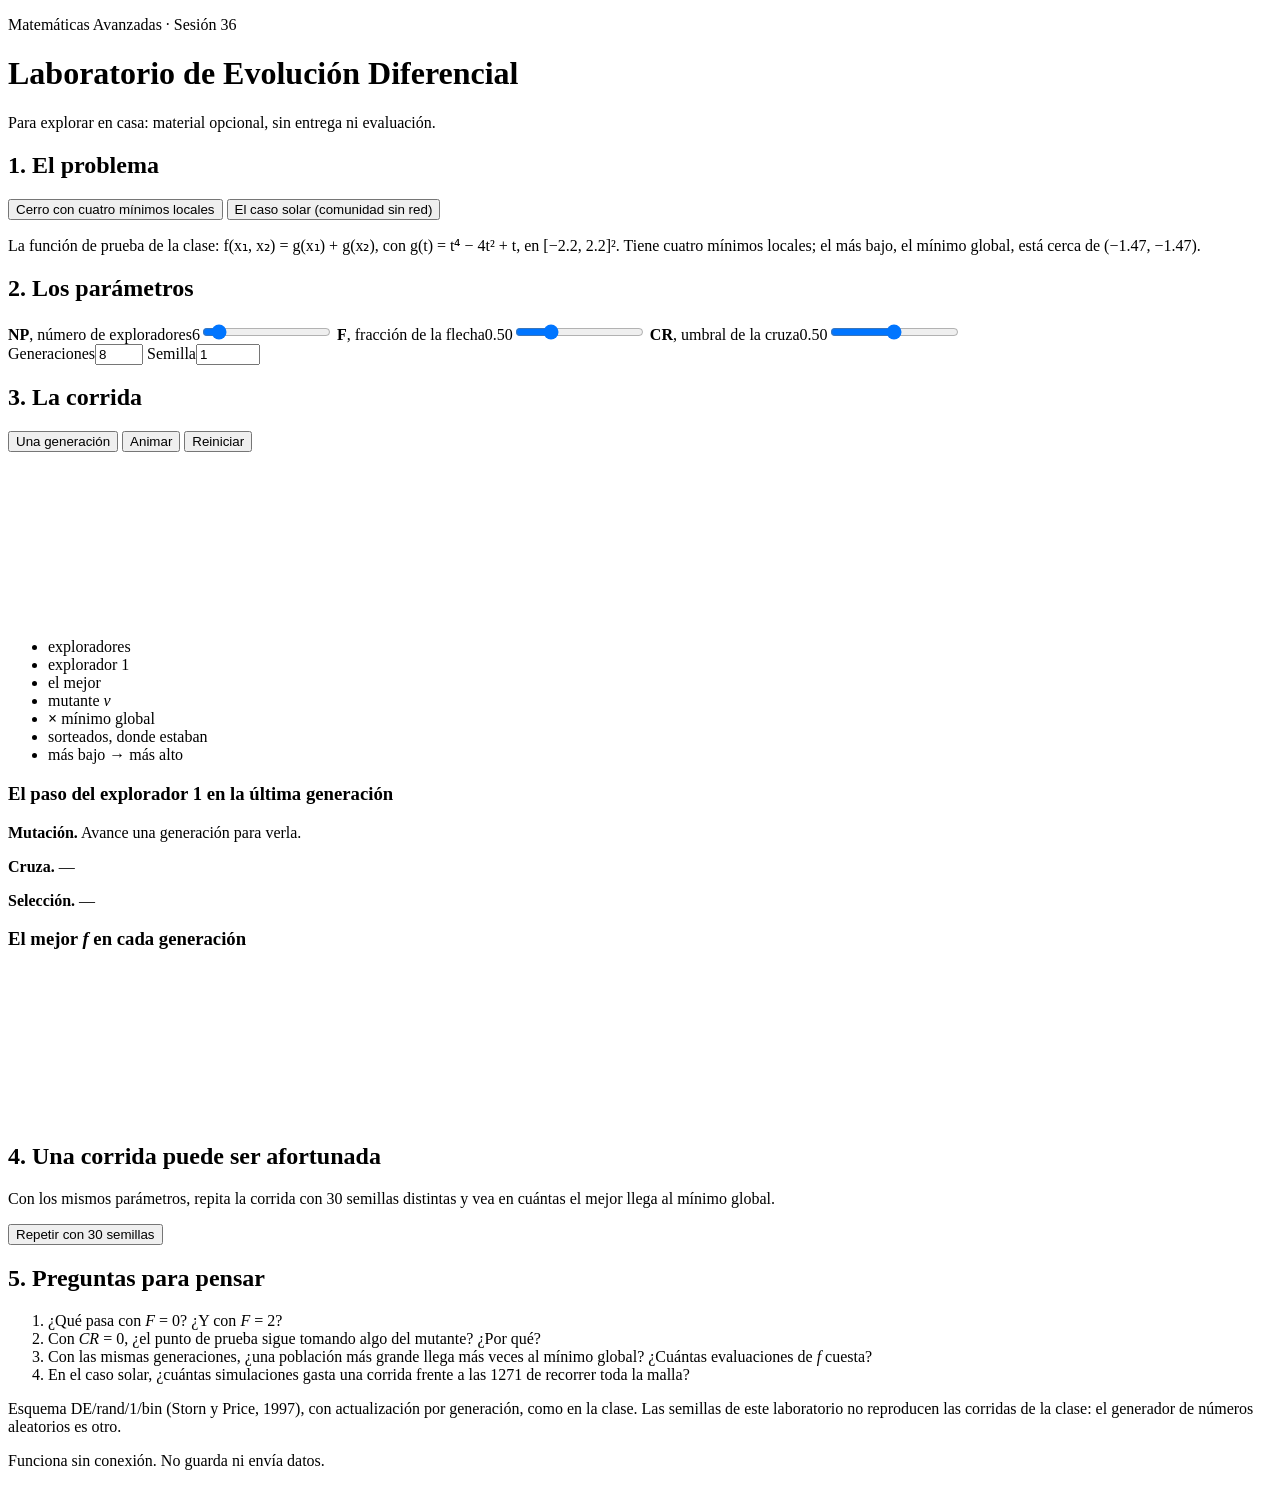
<file: src/page.html>
<!doctype html>
<html lang="es">
<head>
<meta charset="utf-8"><meta name="viewport" content="width=device-width,initial-scale=1">
<title>Laboratorio de Evolución Diferencial · Sesión 36</title>
<meta name="lab-version" content="3.1">
<meta name="description" content="Laboratorio sencillo, sin conexión, para ver cómo se mueve una población con Evolución Diferencial (DE/rand/1/bin).">
<style>/*__STYLES__*/</style>
</head>
<body>
<header class="cabeza">
  <div class="marco">
    <p class="curso">Matemáticas Avanzadas · Sesión 36</p>
    <h1>Laboratorio de Evolución Diferencial</h1>
    <p class="aviso">Para explorar en casa: material opcional, sin entrega ni evaluación.</p>
  </div>
</header>
<main class="marco">
<noscript><p class="aviso-js">Este laboratorio necesita JavaScript. Ábralo en un navegador que lo permita.</p></noscript>

<section class="tarjeta" aria-labelledby="t-problema">
  <h2 id="t-problema">1. El problema</h2>
  <div class="selector" role="radiogroup" aria-label="Problema">
    <button type="button" class="opcion activa" data-problema="terrain" role="radio" aria-checked="true">Cerro con cuatro mínimos locales</button>
    <button type="button" class="opcion" data-problema="solar" role="radio" aria-checked="false">El caso solar (comunidad sin red)</button>
  </div>
  <p class="descripcion" id="descripcion-terrain">La función de prueba de la clase: <span class="formula">f(x₁, x₂) = g(x₁) + g(x₂), con g(t) = t⁴ − 4t² + t</span>, en [−2.2, 2.2]². Tiene cuatro mínimos locales; el más bajo, el mínimo global, está cerca de (−1.47, −1.47).</p>
  <p class="descripcion" id="descripcion-solar" hidden>El costo anual de los 1271 diseños de la clase: paneles de 0 a 20 kW cada 0.5 kW y batería de 0 a 60 kWh cada 2 kWh. El más barato es 10 kW y 28 kWh, con 3285.6 USD/año. Es un modelo sencillo con datos sintéticos; cada evaluación de f equivale a una simulación del año.</p>
  <figure class="vista3d" id="vista3d" hidden>
    <canvas id="costo3d" role="img" aria-label="El costo anual de los 1271 diseños como superficie en tres dimensiones, con el mínimo global marcado"></canvas>
    <figcaption>El costo anual como superficie: cada cruce de la malla es un diseño y la altura es su costo. Arrastre la gráfica para girarla. <button type="button" id="vista-inicial" class="enlace">Vista inicial</button></figcaption>
  </figure>
</section>

<section class="tarjeta" aria-labelledby="t-parametros">
  <h2 id="t-parametros">2. Los parámetros</h2>
  <div class="controles">
    <label class="control"><span class="etq"><span><b>NP</b>, número de exploradores</span><output id="np-val">6</output></span><input id="np" type="range" min="4" max="30" step="1" value="6"></label>
    <label class="control"><span class="etq"><span><b>F</b>, fracción de la flecha</span><output id="f-val">0.50</output></span><input id="f" type="range" min="0" max="2" step="0.05" value="0.5"></label>
    <label class="control"><span class="etq"><span><b>CR</b>, umbral de la cruza</span><output id="cr-val">0.50</output></span><input id="cr" type="range" min="0" max="1" step="0.05" value="0.5"></label>
    <div class="dos">
      <label class="control chico"><span>Generaciones</span><input id="gen" type="number" min="1" max="60" value="8"></label>
      <label class="control chico"><span>Semilla</span><input id="semilla" type="number" min="0" max="9999" value="1"></label>
    </div>
  </div>
  <p class="nota" id="costo-corrida"></p>
</section>

<section class="tarjeta" aria-labelledby="t-corrida">
  <h2 id="t-corrida">3. La corrida</h2>
  <div class="botones">
    <button type="button" id="paso" class="boton principal">Una generación</button>
    <button type="button" id="animar" class="boton">Animar</button>
    <button type="button" id="reiniciar" class="boton secundario">Reiniciar</button>
  </div>
  <p class="estado" id="estado" aria-live="polite"></p>
  <div class="mapa"><canvas id="mapa" role="img" aria-label="Mapa de f con los exploradores"></canvas></div>
  <ul class="leyenda">
    <li><i class="l-aro"></i> exploradores</li>
    <li><i class="l-uno"></i> explorador 1</li>
    <li><i class="l-mejor"></i> el mejor</li>
    <li><i class="l-mut"></i> mutante <var>v</var></li>
    <li><b class="l-cruz">×</b> mínimo global</li>
    <li><i class="l-antes"></i> sorteados, donde estaban</li>
    <li><span class="l-escala"></span> más bajo → más alto</li>
  </ul>
  <div class="paso" id="paso-x1">
    <h3>El paso del explorador 1 en la última generación</h3>
    <p id="regla-mut"><b>Mutación.</b> Avance una generación para verla.</p>
    <p id="regla-cruza"><b>Cruza.</b> —</p>
    <p id="regla-sel"><b>Selección.</b> —</p>
  </div>
  <h3 class="sub">El mejor <var>f</var> en cada generación</h3>
  <div class="curva"><canvas id="curva" role="img" aria-label="Mejor valor de f por generación"></canvas></div>
</section>

<section class="tarjeta" aria-labelledby="t-treinta">
  <h2 id="t-treinta">4. Una corrida puede ser afortunada</h2>
  <p>Con los mismos parámetros, repita la corrida con 30 semillas distintas y vea en cuántas el mejor llega al mínimo global.</p>
  <button type="button" id="treinta" class="boton">Repetir con 30 semillas</button>
  <p class="resultado" id="resultado-30" aria-live="polite"></p>
  <div class="barra" id="barra-30" hidden><div id="barra-30-lleno"></div></div>
</section>

<section class="tarjeta" aria-labelledby="t-preguntas">
  <h2 id="t-preguntas">5. Preguntas para pensar</h2>
  <ol class="preguntas">
    <li>¿Qué pasa con <var>F</var> = 0? ¿Y con <var>F</var> = 2?</li>
    <li>Con <var>CR</var> = 0, ¿el punto de prueba sigue tomando algo del mutante? ¿Por qué?</li>
    <li>Con las mismas generaciones, ¿una población más grande llega más veces al mínimo global? ¿Cuántas evaluaciones de <var>f</var> cuesta?</li>
    <li>En el caso solar, ¿cuántas simulaciones gasta una corrida frente a las 1271 de recorrer toda la malla?</li>
  </ol>
</section>

<footer class="pie">
  <p>Esquema DE/rand/1/bin (Storn y Price, 1997), con actualización por generación, como en la clase. Las semillas de este laboratorio no reproducen las corridas de la clase: el generador de números aleatorios es otro.</p>
  <p>Funciona sin conexión. No guarda ni envía datos.</p>
</footer>
</main>
<script id="solar-data" type="application/json">/*__DATA__*/</script>
<script>/*__ENGINE__*/</script>
<script>/*__APP__*/</script>
</body>
</html>
</file>
